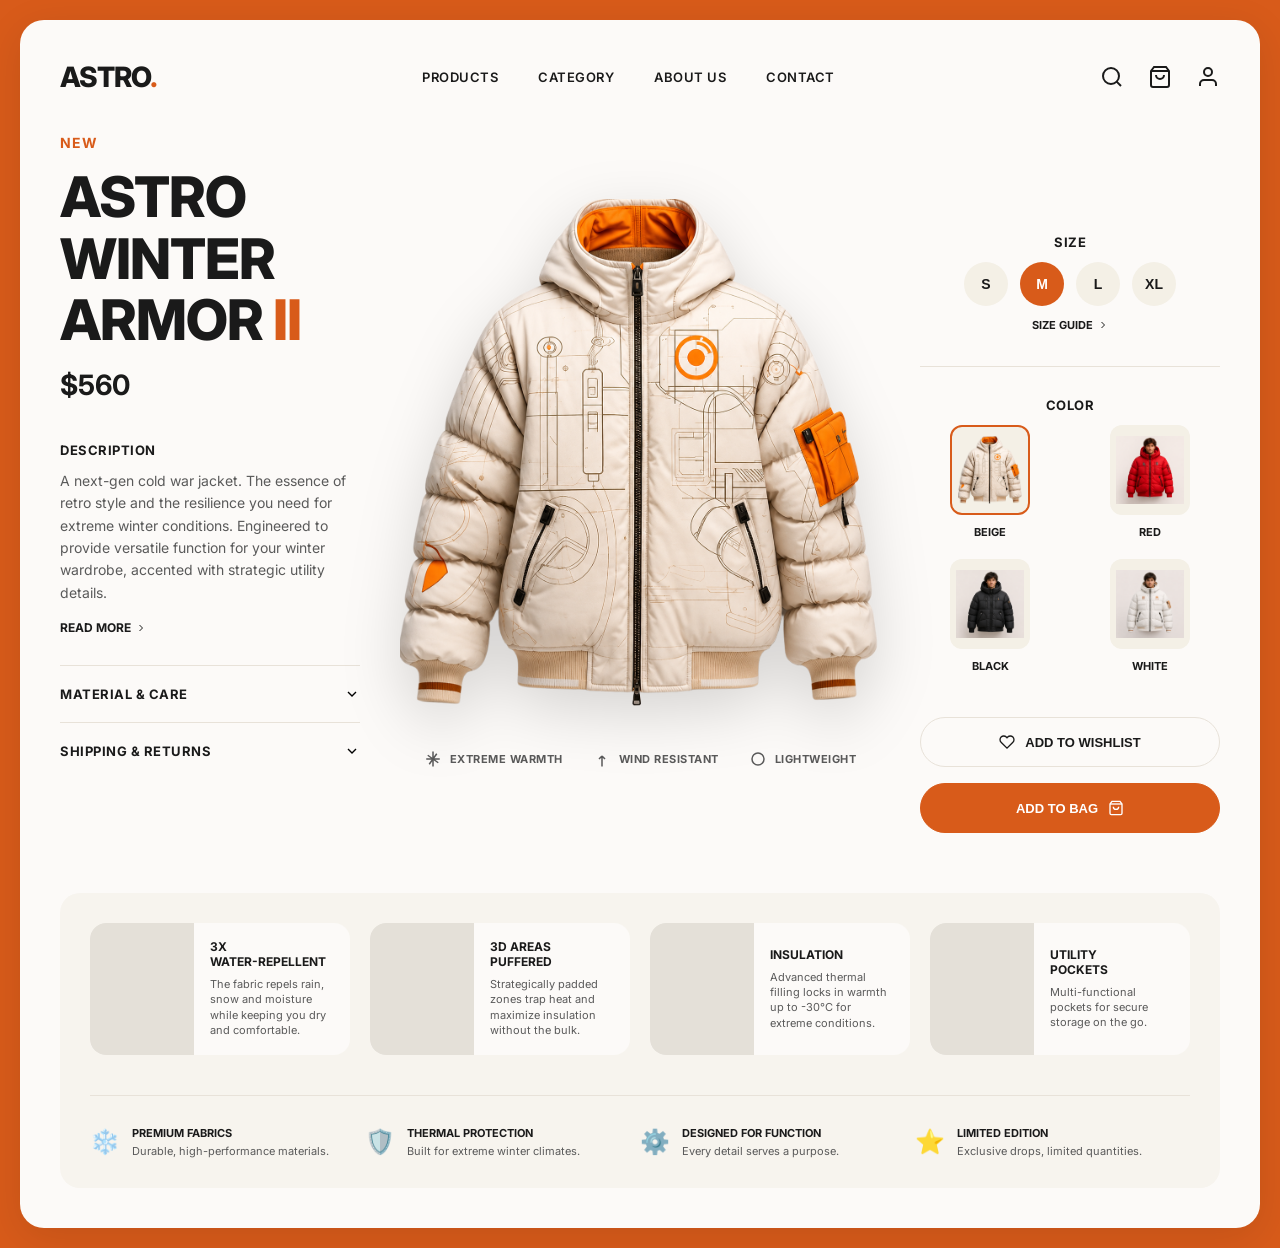
<file: UI/Astro/index.html>
<!DOCTYPE html>
<html lang="en">
<head>
    <meta charset="UTF-8">
    <meta name="viewport" content="width=device-width, initial-scale=1.0">
    <title>Astro Winter Armor II</title>
    <link href="https://fonts.googleapis.com/css2?family=Inter:wght@400;500;600;700;800&display=swap" rel="stylesheet">
    <link rel="stylesheet" href="style.css">
</head>
<body>
    <div class="app-wrapper">
        <nav>
            <div class="logo">
                <h1>ASTRO<span>.</span></h1>
            </div>
            <div class="menu">
                <a href="#">PRODUCTS</a>
                <a href="#">CATEGORY</a>
                <a href="#">ABOUT US</a>
                <a href="#">CONTACT</a>
            </div>
            <div class="nav-icons">
                <!-- Using inline SVG for accurate icons -->
                <svg width="24" height="24" viewBox="0 0 24 24" fill="none" stroke="currentColor" stroke-width="2"><circle cx="11" cy="11" r="8"/><path d="M21 21l-4.35-4.35"/></svg>
                <svg width="24" height="24" viewBox="0 0 24 24" fill="none" stroke="currentColor" stroke-width="2"><path d="M6 2L3 6v14a2 2 0 0 0 2 2h14a2 2 0 0 0 2-2V6l-3-4z"/><line x1="3" y1="6" x2="21" y2="6"/><path d="M16 10a4 4 0 0 1-8 0"/></svg>
                <svg width="24" height="24" viewBox="0 0 24 24" fill="none" stroke="currentColor" stroke-width="2"><path d="M20 21v-2a4 4 0 0 0-4-4H8a4 4 0 0 0-4 4v2"/><circle cx="12" cy="7" r="4"/></svg>
            </div>
        </nav>

        <main>
            <!-- LEFT COLUMN: Product Details -->
            <section class="product-info">
                <div class="badge-new">NEW</div>
                <h1 class="product-title">ASTRO<br>WINTER<br>ARMOR <span>II</span></h1>
                <p class="product-price">$560</p>
                
                <div class="description-section">
                    <h3>DESCRIPTION</h3>
                    <p class="desc-text">A next-gen cold war jacket. The essence of retro style and the resilience you need for extreme winter conditions. Engineered to provide versatile function for your winter wardrobe, accented with strategic utility details.</p>
                    <a href="#" class="read-more">READ MORE <svg width="12" height="12" viewBox="0 0 24 24" fill="none" stroke="currentColor" stroke-width="2"><path d="M9 18l6-6-6-6"/></svg></a>
                </div>

                <div class="accordion">
                    <div class="accordion-item">
                        <h3>MATERIAL & CARE</h3>
                        <svg width="16" height="16" viewBox="0 0 24 24" fill="none" stroke="currentColor" stroke-width="2"><path d="M6 9l6 6 6-6"/></svg>
                    </div>
                    <div class="accordion-item">
                        <h3>SHIPPING & RETURNS</h3>
                        <svg width="16" height="16" viewBox="0 0 24 24" fill="none" stroke="currentColor" stroke-width="2"><path d="M6 9l6 6 6-6"/></svg>
                    </div>
                </div>
            </section>

            <!-- CENTER COLUMN: Product Image -->
            <section class="product-showcase">
                <img src="assets/beige.png" alt="Main jacket" class="main-image">
                <div class="feature-tags">
                    <div class="tag">
                        <svg width="18" height="18" viewBox="0 0 24 24" fill="none" stroke="currentColor" stroke-width="2"><path d="M12 2v20M17 5l-10 14M21 12H3M19 17L5 7"/></svg>
                        EXTREME WARMTH
                    </div>
                    <div class="tag">
                        <svg width="18" height="18" viewBox="0 0 24 24" fill="none" stroke="currentColor" stroke-width="2"><path d="M12 22V8M12 8L8 12M12 8l4 4"/></svg>
                        WIND RESISTANT
                    </div>
                    <div class="tag">
                        <svg width="18" height="18" viewBox="0 0 24 24" fill="none" stroke="currentColor" stroke-width="2"><path d="M20 12c0 4.418-3.582 8-8 8s-8-3.582-8-8 3.582-8 8-8 8 3.582 8 8z"/></svg>
                        LIGHTWEIGHT
                    </div>
                </div>
            </section>

            <!-- RIGHT COLUMN: Actions -->
            <section class="product-actions">
                <div class="action-group">
                    <h3>SIZE</h3>
                    <div class="size-selector">
                        <button class="size-btn">S</button>
                        <button class="size-btn active">M</button>
                        <button class="size-btn">L</button>
                        <button class="size-btn">XL</button>
                    </div>
                    <a href="#" class="size-guide">SIZE GUIDE <svg width="12" height="12" viewBox="0 0 24 24" fill="none" stroke="currentColor" stroke-width="2"><path d="M9 18l6-6-6-6"/></svg></a>
                </div>

                <hr class="divider">

                <div class="action-group">
                    <h3>COLOR</h3>
                    <div class="color-grid">
                        <div class="color-option active">
                            <div class="color-thumb"><img src="assets/beige.png" alt="Beige"></div>
                            <p>BEIGE</p>
                        </div>
                        <div class="color-option">
                            <div class="color-thumb"><img src="assets/red.png" alt="Red"></div>
                            <p>RED</p>
                        </div>
                        <div class="color-option">
                            <div class="color-thumb"><img src="assets/black.png" alt="Black"></div>
                            <p>BLACK</p>
                        </div>
                        <div class="color-option">
                            <div class="color-thumb"><img src="assets/white.png" alt="White"></div>
                            <p>WHITE</p>
                        </div>
                    </div>
                </div>

                <div class="action-buttons">
                    <button class="btn-wishlist">
                        <svg width="16" height="16" viewBox="0 0 24 24" fill="none" stroke="currentColor" stroke-width="2"><path d="M20.84 4.61a5.5 5.5 0 0 0-7.78 0L12 5.67l-1.06-1.06a5.5 5.5 0 0 0-7.78 7.78l1.06 1.06L12 21.23l7.78-7.78 1.06-1.06a5.5 5.5 0 0 0 0-7.78z"/></svg>
                        ADD TO WISHLIST
                    </button>
                    <button class="btn-cart">
                        ADD TO BAG
                        <svg width="16" height="16" viewBox="0 0 24 24" fill="none" stroke="currentColor" stroke-width="2"><path d="M6 2L3 6v14a2 2 0 0 0 2 2h14a2 2 0 0 0 2-2V6l-3-4z"/><line x1="3" y1="6" x2="21" y2="6"/><path d="M16 10a4 4 0 0 1-8 0"/></svg>
                    </button>
                </div>
            </section>
        </main>

        <!-- BOTTOM SECTION: Details & Specs -->
        <section class="bottom-details">
            <div class="detail-cards">
                <div class="card">
                    <div class="card-img bg-gray"></div>
                    <div class="card-text">
                        <h4>3X<br>WATER-REPELLENT</h4>
                        <p>The fabric repels rain, snow and moisture while keeping you dry and comfortable.</p>
                    </div>
                </div>
                <div class="card">
                    <div class="card-img bg-gray"></div>
                    <div class="card-text">
                        <h4>3D AREAS<br>PUFFERED</h4>
                        <p>Strategically padded zones trap heat and maximize insulation without the bulk.</p>
                    </div>
                </div>
                <div class="card">
                    <div class="card-img bg-gray"></div>
                    <div class="card-text">
                        <h4>INSULATION</h4>
                        <p>Advanced thermal filling locks in warmth up to -30°C for extreme conditions.</p>
                    </div>
                </div>
                <div class="card">
                    <div class="card-img bg-gray"></div>
                    <div class="card-text">
                        <h4>UTILITY<br>POCKETS</h4>
                        <p>Multi-functional pockets for secure storage on the go.</p>
                    </div>
                </div>
            </div>

            <div class="spec-icons">
                <div class="spec">
                    <div class="spec-icon">❄️</div>
                    <div class="spec-info">
                        <h4>PREMIUM FABRICS</h4>
                        <p>Durable, high-performance materials.</p>
                    </div>
                </div>
                <div class="spec">
                    <div class="spec-icon">🛡️</div>
                    <div class="spec-info">
                        <h4>THERMAL PROTECTION</h4>
                        <p>Built for extreme winter climates.</p>
                    </div>
                </div>
                <div class="spec">
                    <div class="spec-icon">⚙️</div>
                    <div class="spec-info">
                        <h4>DESIGNED FOR FUNCTION</h4>
                        <p>Every detail serves a purpose.</p>
                    </div>
                </div>
                <div class="spec">
                    <div class="spec-icon">⭐</div>
                    <div class="spec-info">
                        <h4>LIMITED EDITION</h4>
                        <p>Exclusive drops, limited quantities.</p>
                    </div>
                </div>
            </div>
        </section>
    </div>
</body>
</html>
</file>
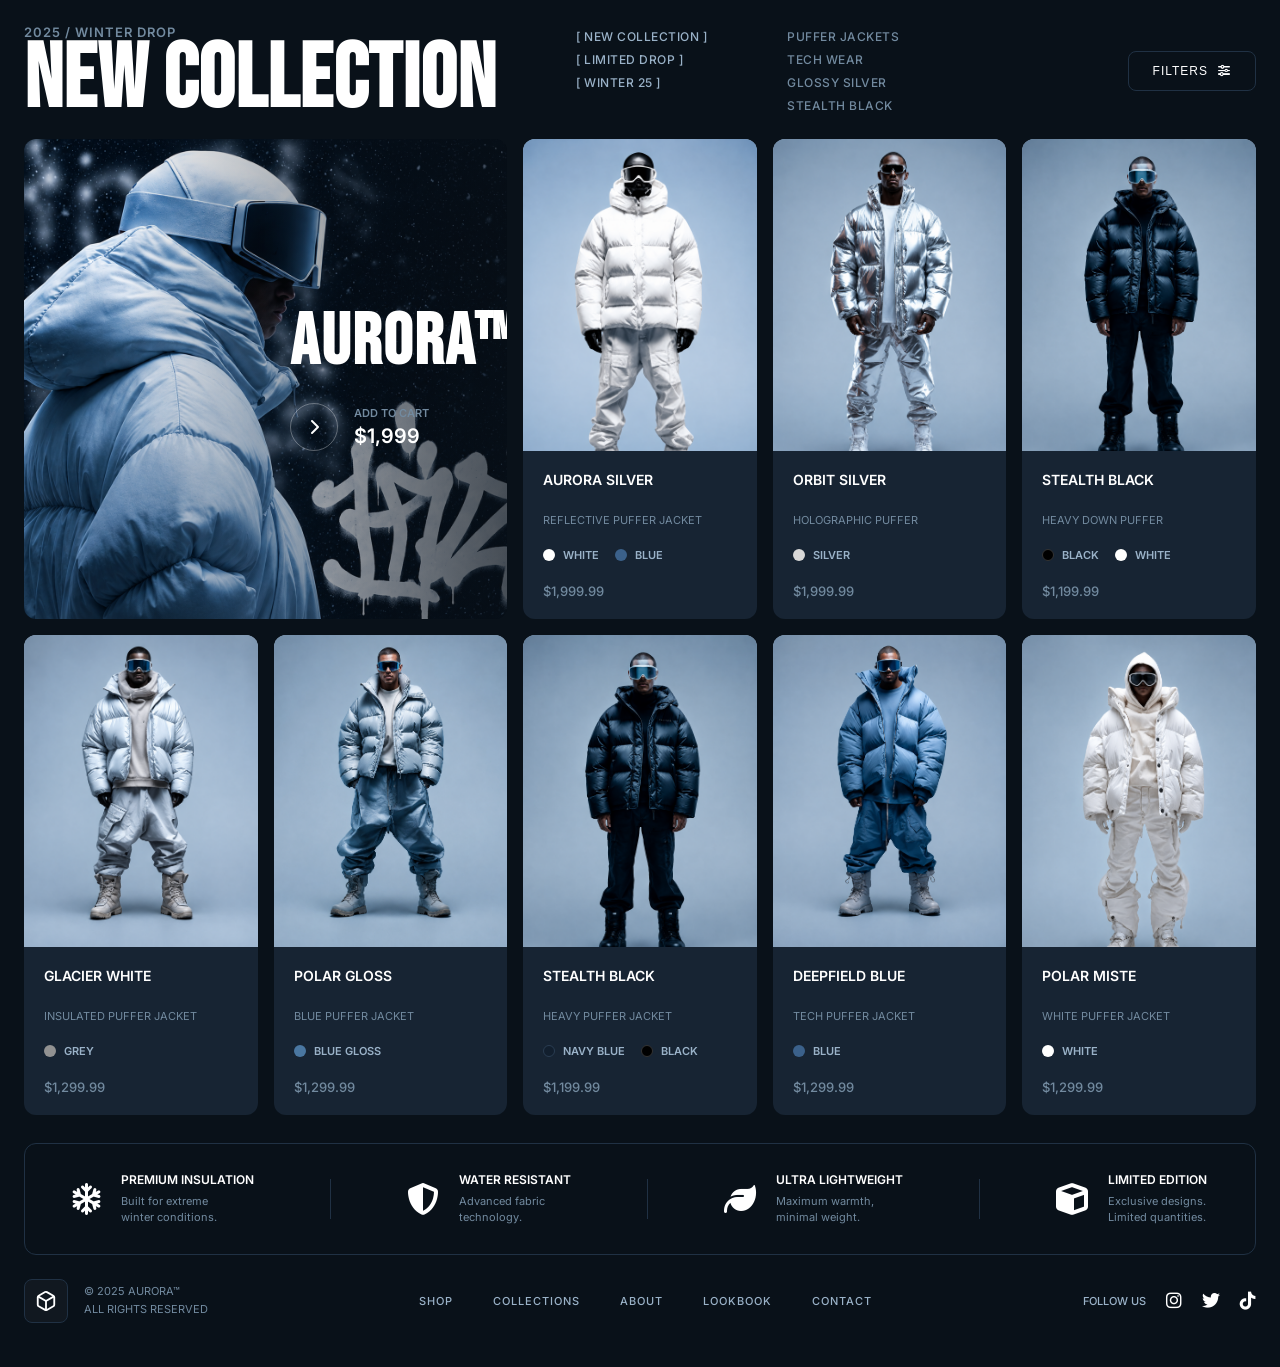
<file: UI/Aurora/index.html>
<!DOCTYPE html>
<html lang="en">
<head>
    <meta charset="UTF-8">
    <meta name="viewport" content="width=device-width, initial-scale=1.0">
    <title>Aurora</title>
    <link rel="preconnect" href="https://fonts.googleapis.com">
    <link rel="preconnect" href="https://fonts.gstatic.com" crossorigin>
    <link href="https://fonts.googleapis.com/css2?family=Bebas+Neue&family=Inter:wght@400;500;600&display=swap" rel="stylesheet">
    <link rel="stylesheet" href="https://cdnjs.cloudflare.com/ajax/libs/font-awesome/6.4.0/css/all.min.css">
    <link rel="stylesheet" href="style.css">
</head>
<body>
    <div class="wrapper">
        <nav>
            <div class="nav-left">
                <p class="drop-text">2025 / WINTER DROP</p>
                <h1>NEW COLLECTION</h1>
            </div>
            <div class="nav-links">
                <div class="col light-text">
                    <p>[ NEW COLLECTION ]</p>
                    <p>[ LIMITED DROP ]</p>
                    <p>[ WINTER 25 ]</p>
                </div>
                <div class="col gray-text">
                    <p>PUFFER JACKETS</p>
                    <p>TECH WEAR</p>
                    <p>GLOSSY SILVER</p>
                    <p>STEALTH BLACK</p>
                </div>
            </div>
            <div class="nav-right">
                <button class="filter">FILTERS <i class="fa-solid fa-sliders"></i></button>
            </div>
        </nav>

        <main>
            <div class="row">
                <div class="card large">
                    <img src="assets/auroraMain.png" alt="Main">
                    <div class="overlay">
                        <h2>AURORA&trade;</h2>
                        <div class="cart-btn-area">
                            <button><i class="fa-solid fa-chevron-right"></i></button>
                            <div class="price-text">
                                <span>ADD TO CART</span>
                                <strong>$1,999</strong>
                            </div>
                        </div>
                    </div>
                </div>
                <div class="card small">
                    <div class="img-wrap"><img src="assets/aurora silver.png" alt="Silver"></div>
                    <div class="details">
                        <h3>AURORA SILVER</h3>
                        <p class="sub">REFLECTIVE PUFFER JACKET</p>
                        <div class="colors">
                            <span><i class="dot white"></i> WHITE</span>
                            <span><i class="dot blue"></i> BLUE</span>
                        </div>
                        <p class="price">$1,999.99</p>
                    </div>
                </div>
                <div class="card small">
                    <div class="img-wrap"><img src="assets/orabit silver.png" alt="Orbit"></div>
                    <div class="details">
                        <h3>ORBIT SILVER</h3>
                        <p class="sub">HOLOGRAPHIC PUFFER</p>
                        <div class="colors">
                            <span><i class="dot silver"></i> SILVER</span>
                        </div>
                        <p class="price">$1,999.99</p>
                    </div>
                </div>
                <div class="card small">
                    <div class="img-wrap"><img src="assets/stealth black.png" alt="Black"></div>
                    <div class="details">
                        <h3>STEALTH BLACK</h3>
                        <p class="sub">HEAVY DOWN PUFFER</p>
                        <div class="colors">
                            <span><i class="dot black"></i> BLACK</span>
                            <span><i class="dot white"></i> WHITE</span>
                        </div>
                        <p class="price">$1,199.99</p>
                    </div>
                </div>
            </div>

            <div class="row">
                <div class="card small">
                    <div class="img-wrap"><img src="assets/glacier white.png" alt="Glacier"></div>
                    <div class="details">
                        <h3>GLACIER WHITE</h3>
                        <p class="sub">INSULATED PUFFER JACKET</p>
                        <div class="colors">
                            <span><i class="dot grey"></i> GREY</span>
                        </div>
                        <p class="price">$1,299.99</p>
                    </div>
                </div>
                <div class="card small">
                    <div class="img-wrap"><img src="assets/polar gloss.png" alt="Polar"></div>
                    <div class="details">
                        <h3>POLAR GLOSS</h3>
                        <p class="sub">BLUE PUFFER JACKET</p>
                        <div class="colors">
                            <span><i class="dot blue-gloss"></i> BLUE GLOSS</span>
                        </div>
                        <p class="price">$1,299.99</p>
                    </div>
                </div>
                <div class="card small">
                    <div class="img-wrap"><img src="assets/stealth black.png" alt="Stealth"></div>
                    <div class="details">
                        <h3>STEALTH BLACK</h3>
                        <p class="sub">HEAVY PUFFER JACKET</p>
                        <div class="colors">
                            <span><i class="dot navy"></i> NAVY BLUE</span>
                            <span><i class="dot black"></i> BLACK</span>
                        </div>
                        <p class="price">$1,199.99</p>
                    </div>
                </div>
                <div class="card small">
                    <div class="img-wrap"><img src="assets/deepfield blue.png" alt="Deepfield"></div>
                    <div class="details">
                        <h3>DEEPFIELD BLUE</h3>
                        <p class="sub">TECH PUFFER JACKET</p>
                        <div class="colors">
                            <span><i class="dot blue"></i> BLUE</span>
                        </div>
                        <p class="price">$1,299.99</p>
                    </div>
                </div>
                <div class="card small">
                    <div class="img-wrap"><img src="assets/polar miste.png" alt="Miste"></div>
                    <div class="details">
                        <h3>POLAR MISTE</h3>
                        <p class="sub">WHITE PUFFER JACKET</p>
                        <div class="colors">
                            <span><i class="dot white"></i> WHITE</span>
                        </div>
                        <p class="price">$1,299.99</p>
                    </div>
                </div>
            </div>
        </main>

        <footer>
            <div class="badges">
                <div class="badge">
                    <i class="fa-regular fa-snowflake"></i>
                    <div>
                        <h4>PREMIUM INSULATION</h4>
                        <p>Built for extreme<br>winter conditions.</p>
                    </div>
                </div>
                <div class="line"></div>
                <div class="badge">
                    <i class="fa-solid fa-shield-halved"></i>
                    <div>
                        <h4>WATER RESISTANT</h4>
                        <p>Advanced fabric<br>technology.</p>
                    </div>
                </div>
                <div class="line"></div>
                <div class="badge">
                    <i class="fa-solid fa-leaf"></i>
                    <div>
                        <h4>ULTRA LIGHTWEIGHT</h4>
                        <p>Maximum warmth,<br>minimal weight.</p>
                    </div>
                </div>
                <div class="line"></div>
                <div class="badge">
                    <i class="fa-solid fa-cube"></i>
                    <div>
                        <h4>LIMITED EDITION</h4>
                        <p>Exclusive designs.<br>Limited quantities.</p>
                    </div>
                </div>
            </div>

            <div class="bottom">
                <div class="brand">
                    <div class="logo">
                        <svg width="22" height="22" viewBox="0 0 24 24" fill="none" stroke="currentColor" stroke-width="2">
                            <path d="M21 16V8a2 2 0 0 0-1-1.73l-7-4a2 2 0 0 0-2 0l-7 4A2 2 0 0 0 3 8v8a2 2 0 0 0 1 1.73l7 4a2 2 0 0 0 2 0l7-4A2 2 0 0 0 21 16z"></path>
                            <polyline points="3.27 6.96 12 12.01 20.73 6.96"></polyline>
                            <line x1="12" y1="22.08" x2="12" y2="12"></line>
                        </svg>
                    </div>
                    <p>&copy; 2025 AURORA&trade;<br>ALL RIGHTS RESERVED</p>
                </div>
                <div class="links">
                    <a href="#">SHOP</a>
                    <a href="#">COLLECTIONS</a>
                    <a href="#">ABOUT</a>
                    <a href="#">LOOKBOOK</a>
                    <a href="#">CONTACT</a>
                </div>
                <div class="socials">
                    <p>FOLLOW US</p>
                    <a href="#"><i class="fa-brands fa-instagram"></i></a>
                    <a href="#"><i class="fa-brands fa-twitter"></i></a>
                    <a href="#"><i class="fa-brands fa-tiktok"></i></a>
                </div>
            </div>
        </footer>
    </div>
</body>
</html>
</file>
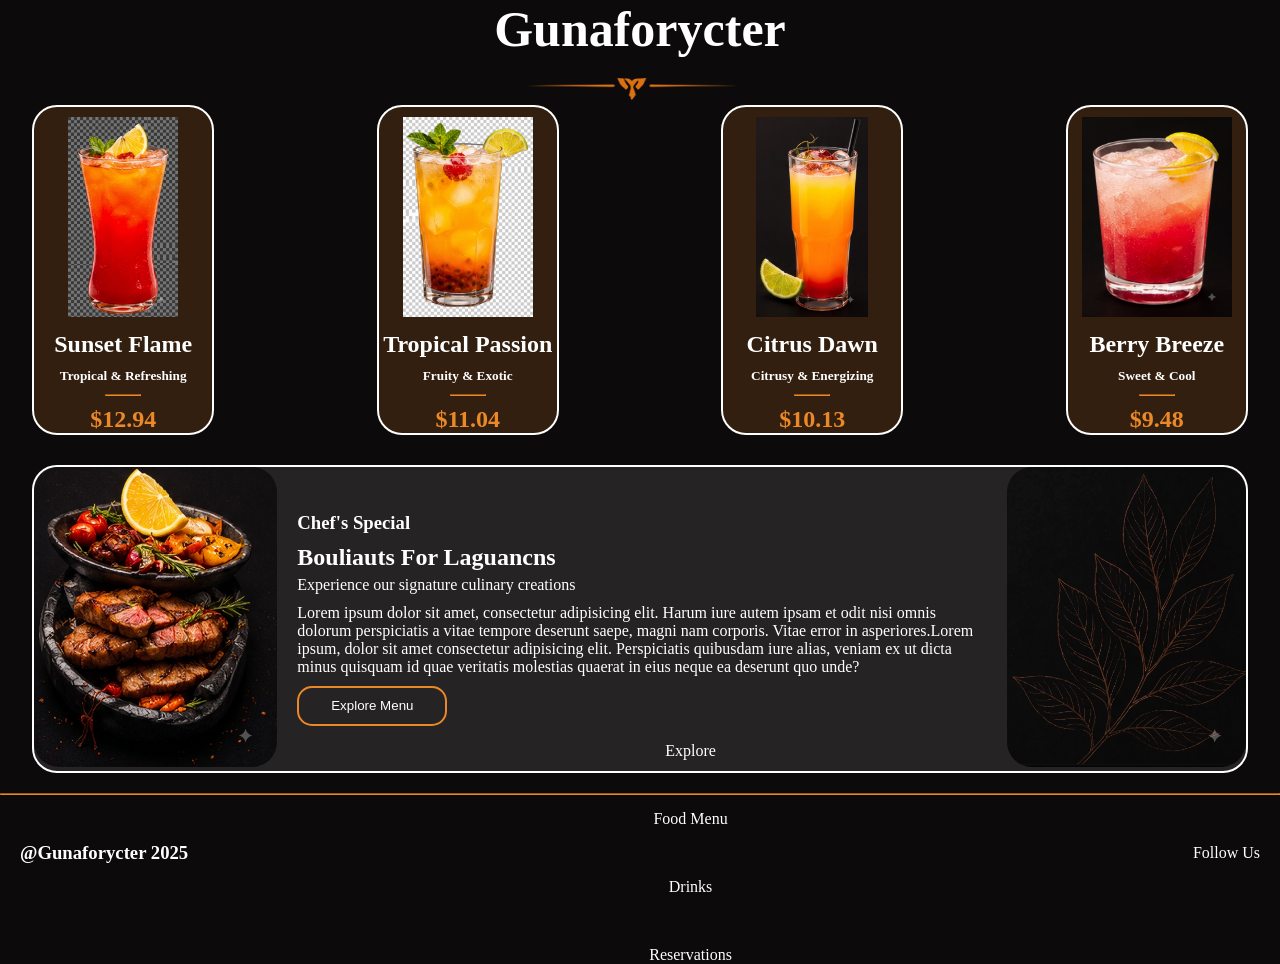
<file: UI/Gunaforycter/index.html>
<!DOCTYPE html>
<html lang="en">
<head>
    <meta charset="UTF-8">
    <meta name="viewport" content="width=device-width, initial-scale=1.0">
    <title>Gunaforycter</title>
    <link rel="stylesheet" href="style.css">
</head>
<body>
    <nav>
        <div class="logo">
            <h1>Gunaforycter</h1>
        </div>
        <div class="line">
            <img src="assets/Logo.png" alt="Graphics" height="50px">
        </div>
    </nav>

    <main>
        <div class="drink-collection">
            <div class="box">
                <div class="image">
                    <img src="assets/Drink 1.png" alt="Sunset flame" height="200px">
                </div>
                <div class="name">
                    <h2>Sunset Flame</h2>
                </div>
                <div class="description">
                    <h5>Tropical & Refreshing</h5>
                </div>
                <hr>
                <div class="price">
                    <h2>$12.94</h2>
                </div>
            </div>
            <div class="box">
                <div class="image">
                    <img src="assets/Drink 2.png" alt="Sunset flame" height="200px">
                </div>
                <div class="name">
                    <h2>Tropical Passion</h2>
                </div>
                <div class="description">
                    <h5>Fruity & Exotic</h5>
                </div>
                <hr>
                <div class="price">
                    <h2>$11.04</h2>
                </div>
            </div>
            <div class="box">
                <div class="image">
                    <img src="assets/Drink 3.png" alt="Sunset flame" height="200px">
                </div>
                <div class="name">
                    <h2>Citrus Dawn</h2>
                </div>
                <div class="description">
                    <h5>Citrusy & Energizing</h5>
                </div>
                <hr>
                <div class="price">
                    <h2>$10.13</h2>
                </div>
            </div>
            <div class="box">
                <div class="image">
                    <img src="assets/Drink 4.png" alt="Sunset flame" height="200px">
                </div>
                <div class="name">
                    <h2>Berry Breeze</h2>
                </div>
                <div class="description">
                    <h5>Sweet & Cool</h5>
                </div>
                <hr>
                <div class="price">
                    <h2>$9.48</h2>
                </div>
            </div>
        </div>
        <div class="special">
            <div class="sizzling">
                <img src="assets/Sizzling.png" alt="Sizzling" height="300px">
            </div>
            <div class="text">
                <div class="chef">
                    <h3>Chef's Special</h3>
                </div>
                <div class="sizzling-name">
                    <h2>Bouliauts For Laguancns</h2>
                </div>
                <div class="short-info">
                    <p>Experience our signature culinary creations</p>
                </div>
                <div class="info">
                    <p>Lorem ipsum dolor sit amet, consectetur adipisicing elit. Harum iure autem ipsam et odit nisi omnis dolorum perspiciatis a vitae tempore deserunt saepe, magni nam corporis. Vitae error in asperiores.Lorem ipsum, dolor sit amet consectetur adipisicing elit. Perspiciatis quibusdam iure alias, veniam ex ut dicta minus quisquam id quae veritatis molestias quaerat in eius neque ea deserunt quo unde?</p>
                </div>
                <div class="btn">
                    <button>Explore Menu</button>
                </div>
            </div>
            <div class="graphic">
                <img src="assets/Leaf.png" alt="Graphics" height="300px">
            </div>
        </div>
        <hr>
    </main>

    <footer>
        <div class="company-name">
            <h3>@Gunaforycter 2025</h3>
        </div>
        <div class="menu">
            <nav>
                <ul>
                    <li><a href="#">Explore</a></li>
                    <li><a href="#">Food Menu</a></li>
                    <li><a href="#">Drinks</a></li>
                    <li><a href="#">Reservations</a></li>
                </ul>
            </nav>
        </div>
        <div class="socail">
            <div class="follow">
                <p>Follow Us</p>
            </div>
        </div>
    </footer>
</body>
</html>
</file>
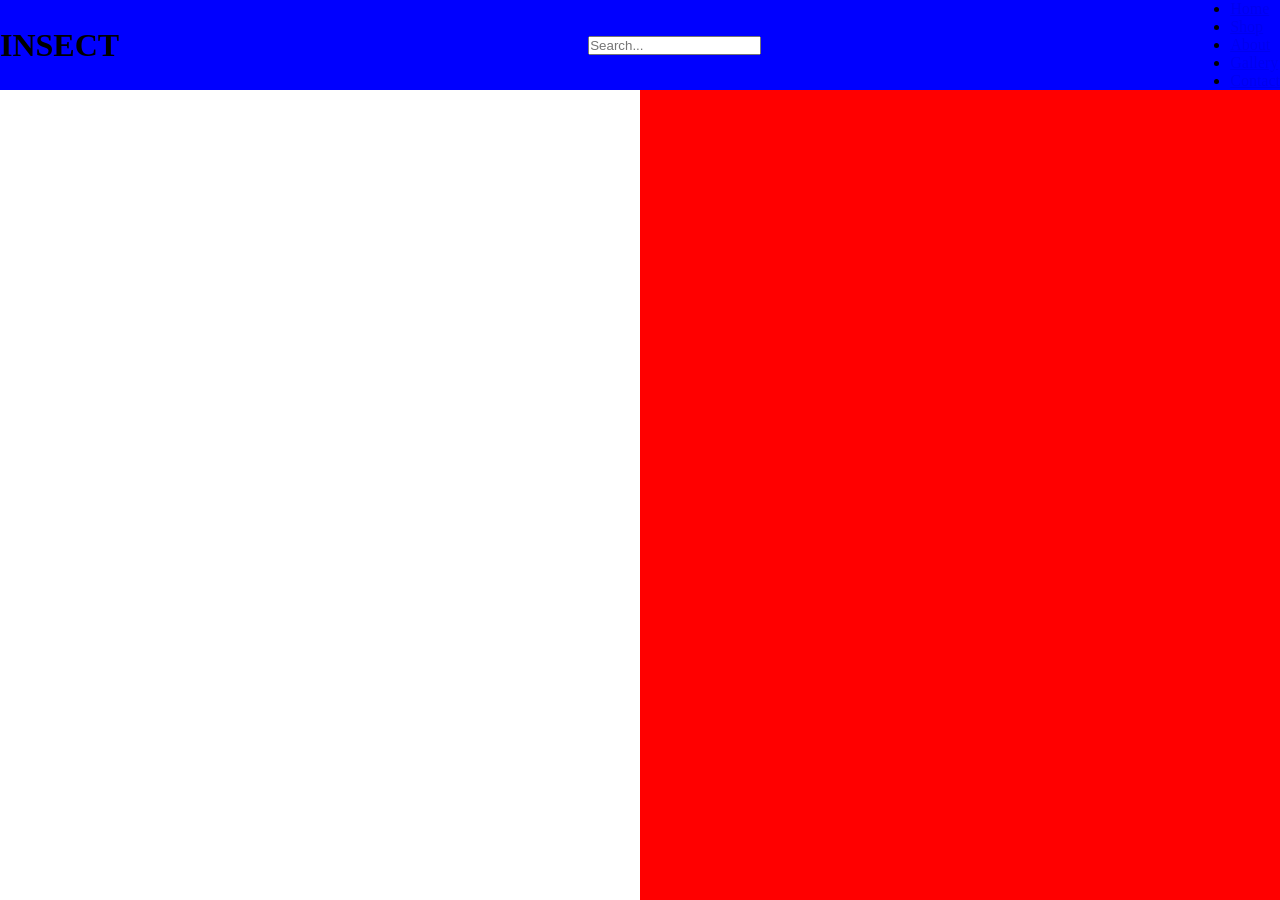
<file: UI/Insect/index.html>
<!DOCTYPE html>
<html lang="en">
<head>
    <meta charset="UTF-8">
    <meta name="viewport" content="width=device-width, initial-scale=1.0">
    <title>Insect</title>
    <link rel="stylesheet" href="style.css">
</head>
<body>
    <header>
        <h1>INSECT</h1>
        <input type="search" placeholder="Search...">
        <ul>
            <li><a href="#">Home</a></li>
            <li><a href="#">Shop</a></li>
            <li><a href="#">About</a></li>
            <li><a href="#">Gallery</a></li>
            <li><a href="#">Contact</a></li>
        </ul>
    </header>
</body>
</html>
</file>
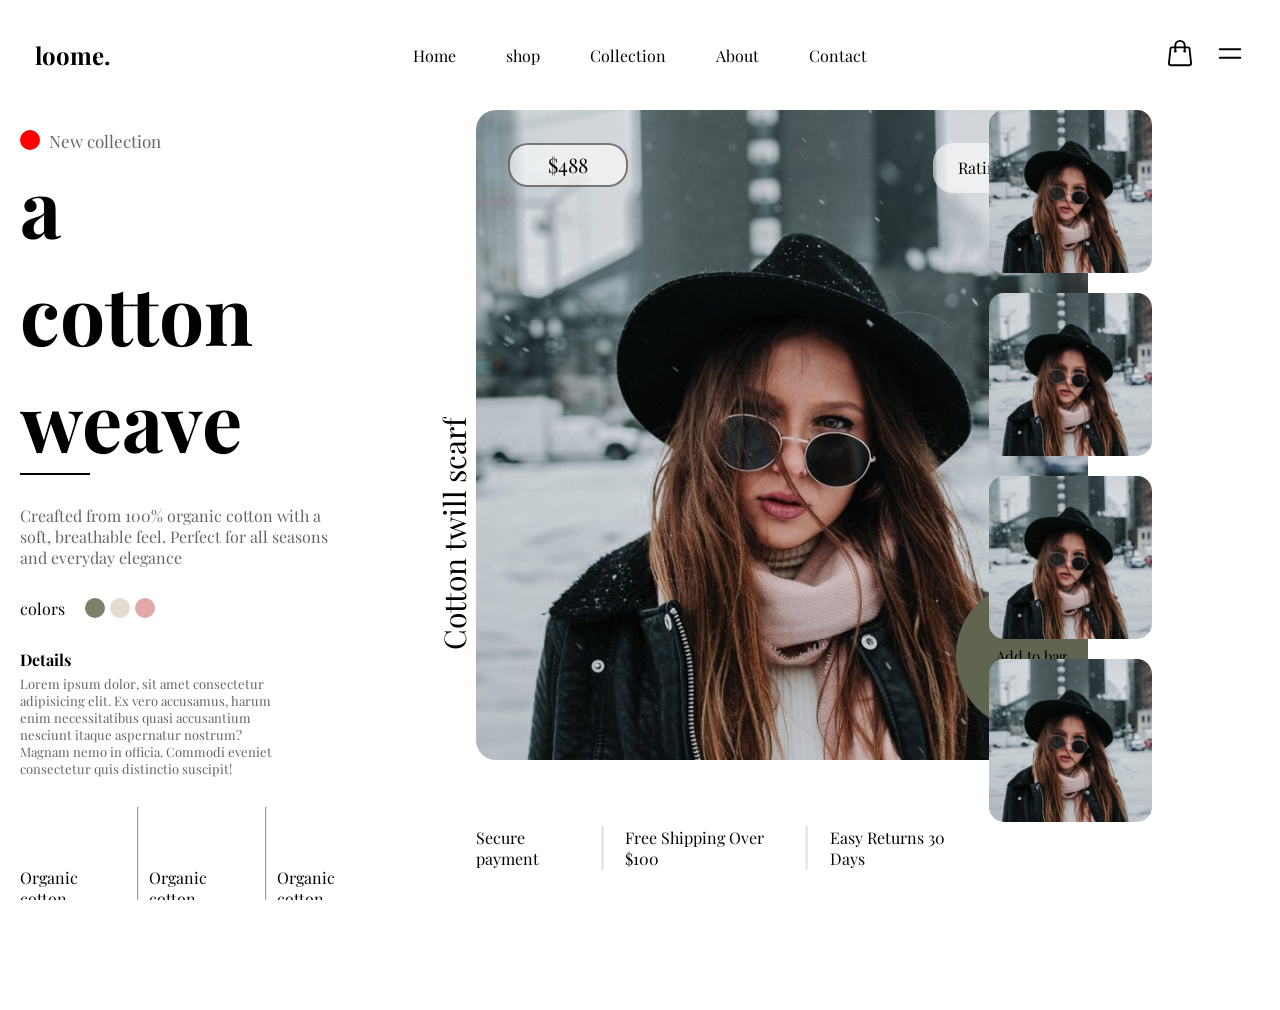
<file: UI/Loome/index.html>
<!doctype html>
<html lang="en">

<head>
    <meta charset="UTF-8" />
    <meta name="viewport" content="width=device-width, initial-scale=1.0" />
    <title>Loome</title>
    <link rel="stylesheet" href="style.css" />
</head>

<body>
    <nav>
        <div class="home">
            <h1>loome.</h1>
        </div>
        <div class="menu">
            <ul>
                <li><a href="#">Home</a></li>
                <li><a href="#">shop</a></li>
                <li><a href="#">Collection</a></li>
                <li><a href="#">About</a></li>
                <li><a href="#">Contact</a></li>
            </ul>
        </div>
        <div class="icon">
            <div class="box">
                <svg xmlns="http://www.w3.org/2000/svg" fill="none" viewBox="0 0 24 24" stroke-width="1.5"
                    stroke="currentColor" class="size-6">
                    <path stroke-linecap="round" stroke-linejoin="round"
                        d="M15.75 10.5V6a3.75 3.75 0 1 0-7.5 0v4.5m11.356-1.993 1.263 12c.07.665-.45 1.243-1.119 1.243H4.25a1.125 1.125 0 0 1-1.12-1.243l1.264-12A1.125 1.125 0 0 1 5.513 7.5h12.974c.576 0 1.059.435 1.119 1.007ZM8.625 10.5a.375.375 0 1 1-.75 0 .375.375 0 0 1 .75 0Zm7.5 0a.375.375 0 1 1-.75 0 .375.375 0 0 1 .75 0Z" />
                </svg>

            </div>
            <div class="box">
                <svg xmlns="http://www.w3.org/2000/svg" fill="none" viewBox="0 0 24 24" stroke-width="1.5"
                    stroke="currentColor" class="size-6">
                    <path stroke-linecap="round" stroke-linejoin="round" d="M3.75 9h16.5m-16.5 6.75h16.5" />
                </svg>
            </div>
        </div>
    </nav>
    <main>
        <div class="left">
            <div class="first">
                <div class="leaf-icon"> </div>
                <div class="text">
                    <p>New collection</p>
                </div>
            </div>
            <div class="sec">
                <div class="heading">
                    <h1>a cotton weave</h1>
                </div>
            </div>
            <div class="third">
                <hr>
            </div>
            <div class="fourth">
                <div class="para">
                    <p>
                        Creafted from 100% organic cotton with a soft, breathable feel. Perfect for all seasons and
                        everyday elegance
                    </p>
                </div>
            </div>
            <div class="fifth">
                <div class="name">
                    <p>colors</p>
                </div>
                <div class="colors">
                    <div></div>
                    <div></div>
                    <div></div>
                </div>
            </div>
            <div class="sixth">
                <div class="detail">
                    <h4>Details</h4>
                </div>
                <div class="small-para">
                    <p>Lorem ipsum dolor, sit amet consectetur adipisicing elit. Ex vero accusamus, harum enim
                        necessitatibus quasi accusantium nesciunt itaque aspernatur nostrum? Magnam nemo in officia.
                        Commodi eveniet consectetur quis distinctio suscipit!</p>
                </div>
            </div>
            <div class="seventh">
                <div class="oc-icon">
                    <div class="circle">
                        <i></i>
                    </div>
                    <div class="icon-name">
                        <p>Organic cotton</p>
                    </div>
                </div>
                <hr>
                <div class="oc-icon">
                    <div class="circle">
                        <i></i>
                    </div>
                    <div class="icon-name">
                        <p>Organic cotton</p>
                    </div>
                </div>
                <hr>
                <div class="oc-icon">
                    <div class="circle">
                        <i></i>
                    </div>
                    <div class="icon-name">
                        <p>Organic cotton</p>
                    </div>
                </div>
            </div>
        </div>
        <div class="center">
            <div class="center-name">
                <div class="naam">
                    <p>
                        Cotton twill scarf
                    </p>
                </div>
            </div>
            <div class="center-img">
                <div class="big-image">
                    <img src="assets/girl.jpg" alt="Girl" height="650px">
                </div>
                <div class="price">
                    <p>$488</p>
                </div>
                <div class="rating">
                    <p>Rating <span>⭐⭐⭐⭐⭐</span></p>
                </div>
                <div class="add-cart">
                    <p>Add to bag</p>
                </div>
            </div>
            <div class="bottom-box">
                <div class="box1">
                    <div class="box-icon"></div>
                    <div class="name-icon"><p>Secure payment</p></div>
                </div>
                <hr>
                <div class="box1">
                    <div class="box-icon"></div>
                    <div class="name-icon"><p>Free Shipping Over $100</p></div>
                </div>
                <hr>
                <div class="box1">
                    <div class="box-icon"></div>
                    <div class="name-icon"><p>Easy Returns 30 Days</p></div>
                </div>
            </div>
        </div>
        <div class="right">
            <div class="collect">
                <img src="assets/girl.jpg" alt="Girl" height="163px">
                <img src="assets/girl.jpg" alt="Girl" height="163px">
                <img src="assets/girl.jpg" alt="Girl" height="163px">
                <img src="assets/girl.jpg" alt="Girl" height="163px">
            </div>
        </div>
    </main>
</body>

</html>
</file>
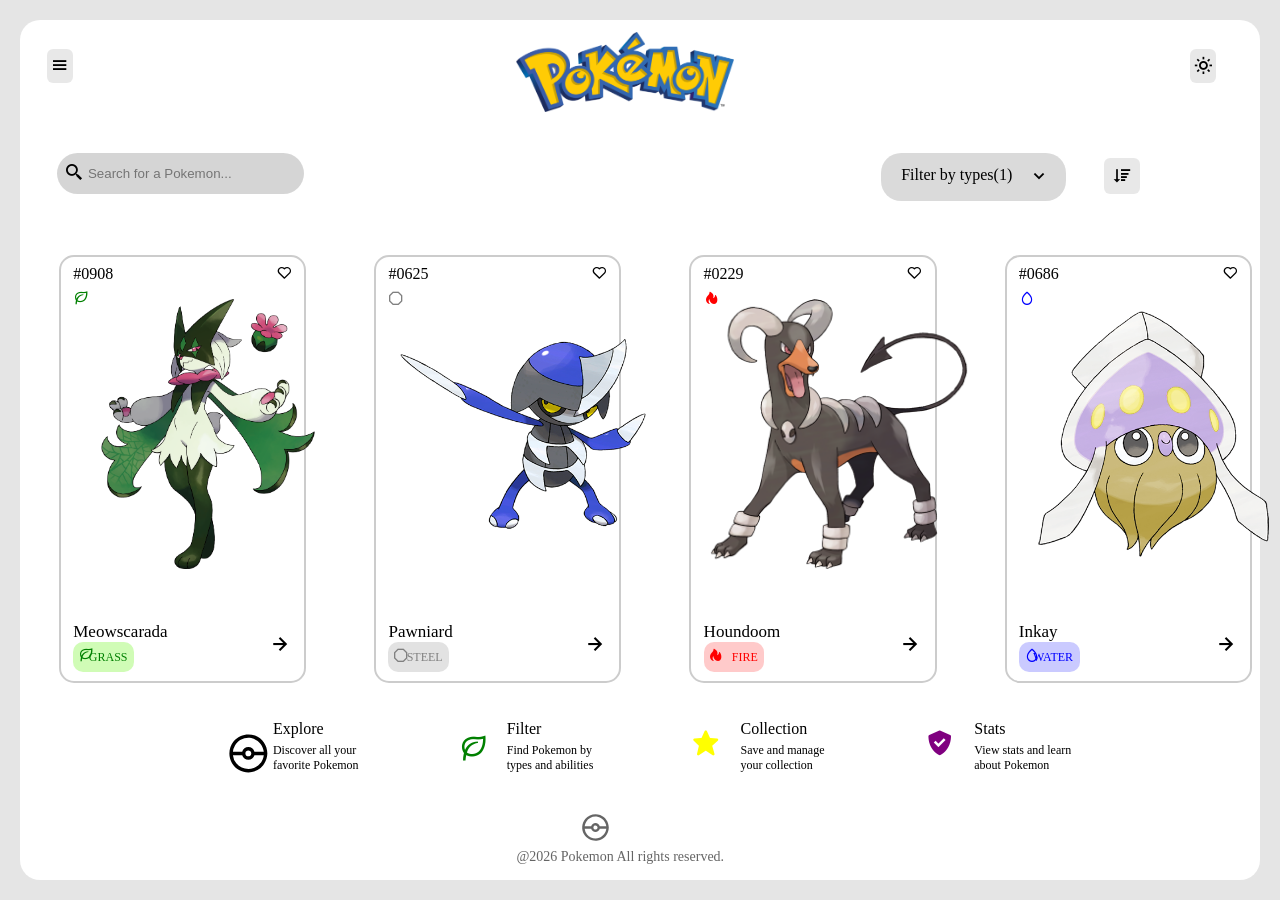
<file: UI/Pokemon Card/index.html>
<!DOCTYPE html>
<html lang="en">
<head>
    <meta charset="UTF-8">
    <meta name="viewport" content="width=device-width, initial-scale=1.0">
    <title>Pokemon Card</title>
    <link href='https://unpkg.com/boxicons@2.1.4/css/boxicons.min.css' rel='stylesheet'>
    <link rel="stylesheet" href="style.css">
</head>
<body>
    <main>
        <div class="nav">
            <div class="menu">
                <div class="box">
                    <i class='bx bx-menu'></i>    
                </div>
            </div>
            <div class="logo">
                <div class="image">
                    <img src="./assets/pokemon-seeklogo.png" alt="">
                </div>
            </div>
            <div class="dark">
                <div class="box">
                    <i class='bx bx-sun' style='color:black' ></i>
                </div>
            </div>
        </div>
        <div class="sec-nav">
            <div class="search">
                <div class="inp">
                    <input type="search" placeholder="Search for a Pokemon...">
                </div>
                <div class="search-icon">
                    <i class='bx bx-search-alt-2' style='color:black' ></i>
                </div>
            </div>
            <div class="filter-sec">
                <div class="filter">
                    <div class="txt">
                        <p>Filter by types(1)</p>
                    </div>
                    <div class="filter-icon">
                        <i class='bx bx-chevron-down'></i>
                    </div>
                </div>
                <div class="sort">
                    <div class="sort-icon">
                        <i class='bx bx-sort-down' style='color:black' ></i>
                    </div>
                </div>
            </div>
        </div>
        <div class="card">
            <div class="card-1">
                <div class="card-num">
                    <p>#0908</p>
                </div>
                <div class="type-logo">
                    <i class='bx bx-leaf' style='color:green' ></i>
                </div>
                <div class="pokemon">
                    <img src="./assets/Meowscarada.png" alt="Meowscarada" height="270">
                </div>
                <div class="fav">
                    <i class='bx bx-heart' style='color:black' ></i>
                </div>
                <div class="pokemon-name">
                    <p>Meowscarada</p>
                </div>
                <div class="type-name" style="background-color: rgba(95, 244, 9, 0.293);">
                    <div class="type">
                        <i class='bx bx-leaf' style='color:green' ></i>
                    </div>
                    <div class="type-icon">
                        <p style="font-size: 12px; color: green;">GRASS</p>
                    </div>
                </div>
                <div class="next">
                    <i class='bx bx-right-arrow-alt' style='color:black; font-size: 25px;' ></i>
                </div>
            </div>
            <div class="card-1">
                <div class="card-num">
                    <p>#0625</p>
                </div>
                <div class="type-logo">
                    <i class='bx bx-polygon' style="color: gray;"></i>
                </div>
                <div class="pokemon">
                    <img src="./assets/Pawniard.png" alt="Pawniard" height="270">
                </div>
                <div class="fav">
                    <i class='bx bx-heart' style='color:black' ></i>
                </div>
                <div class="pokemon-name">
                    <p>Pawniard</p>
                </div>
                <div class="type-name" style="background-color: rgba(128, 128, 128, 0.232);">
                    <div class="type">
                        <i class='bx bx-polygon' style="color: gray;"></i>
                    </div>
                    <div class="type-icon">
                        <p style="font-size: 12px; color: gray;">STEEL</p>
                    </div>
                </div>
                <div class="next">
                    <i class='bx bx-right-arrow-alt' style='color:black; font-size: 25px;' ></i>
                </div>
            </div>
            <div class="card-1">
                <div class="card-num">
                    <p>#0229</p>
                </div>
                <div class="type-logo">
                    <i class='bx bxs-hot' style='color:red' ></i>
                </div>
                <div class="pokemon">
                    <img src="./assets/Houndoom.png" alt="Houndoom" height="270">
                </div>
                <div class="fav">
                    <i class='bx bx-heart' style='color:black' ></i>
                </div>
                <div class="pokemon-name">
                    <p>Houndoom</p>
                </div>
                <div class="type-name" style="background-color: rgba(255, 0, 0, 0.207);">
                    <div class="type">
                        <i class='bx bxs-hot' style='color:red' ></i>
                    </div>
                    <div class="type-icon">
                        <p style="font-size: 12px; color: red;">FIRE</p>
                    </div>
                </div>
                <div class="next">
                    <i class='bx bx-right-arrow-alt' style='color:black; font-size: 25px;' ></i>
                </div>
            </div>
            <div class="card-1">
                <div class="card-num">
                    <p>#0686</p>
                </div>
                <div class="type-logo">
                    <i class='bx bx-droplet' style='color:blue' ></i>
                </div>
                <div class="pokemon">
                    <img src="./assets/shiny inkey.png" alt="Inkay" height="270">
                </div>
                <div class="fav">
                    <i class='bx bx-heart' style='color:black' ></i>
                </div>
                <div class="pokemon-name">
                    <p>Inkay</p>
                </div>
                <div class="type-name" style="background-color: rgba(0, 0, 255, 0.207);">
                    <div class="type">
                    <i class='bx bx-droplet' style='color:blue' ></i>
                    </div>
                    <div class="type-icon">
                        <p style="font-size: 12px; color: blue;">WATER</p>
                    </div>
                </div>
                <div class="next">
                    <i class='bx bx-right-arrow-alt' style='color:black; font-size: 25px;' ></i>
                </div>
            </div>            
        </div>
        <div class="footer">
            <div class="footbox">
                <div class="box-icon">
                    <img src="./assets/pokeball-pokemon-catch-svgrepo-com.svg" alt="Logo" style="color: black; height: 50px;">
                </div>
                <div class="title">
                    <p>Explore</p>
                </div>
                <div class="para">
                    <p style="font-size: 12px;">Discover all your favorite Pokemon</p>
                </div>
            </div>
            <div class="footbox">
                <div class="box-icon">
                    <i class='bx bx-leaf' style='color:green; font-size: 30px; margin-top: 5px;' ></i>
                </div>
                <div class="title">
                    <p>Filter</p>
                </div>
                <div class="para">
                    <p style="font-size: 12px;">Find Pokemon by types and abilities</p>
                </div>
            </div>
            <div class="footbox">
                <div class="box-icon">
                    <i class='bx bxs-star' style='color:yellow; font-size: 30px;' ></i>
                </div>
                <div class="title">
                    <p>Collection</p>
                </div>
                <div class="para">
                    <p style="font-size: 12px;">Save and manage your collection</p>
                </div>
            </div>
            <div class="footbox">
                <div class="box-icon">
                    <i class='bx bxs-check-shield' style='color:purple; font-size: 30px;' ></i>
                </div>
                <div class="title">
                    <p>Stats</p>
                </div>
                <div class="para">
                    <p style="font-size: 12px;">View stats and learn about Pokemon</p>
                </div>
            </div>
        </div>
        <div class="sec-footer">
            <div class="svg">
                <img src="assets/pokeball-pokemon-catch-svgrepo-com.svg" alt="Logo" style="height: 35px;">
            </div>
            <div class="svg-txt">
                <p>@2026 Pokemon All rights reserved.</p>
            </div>
        </div>
    </main>
</body>
</html>
</file>
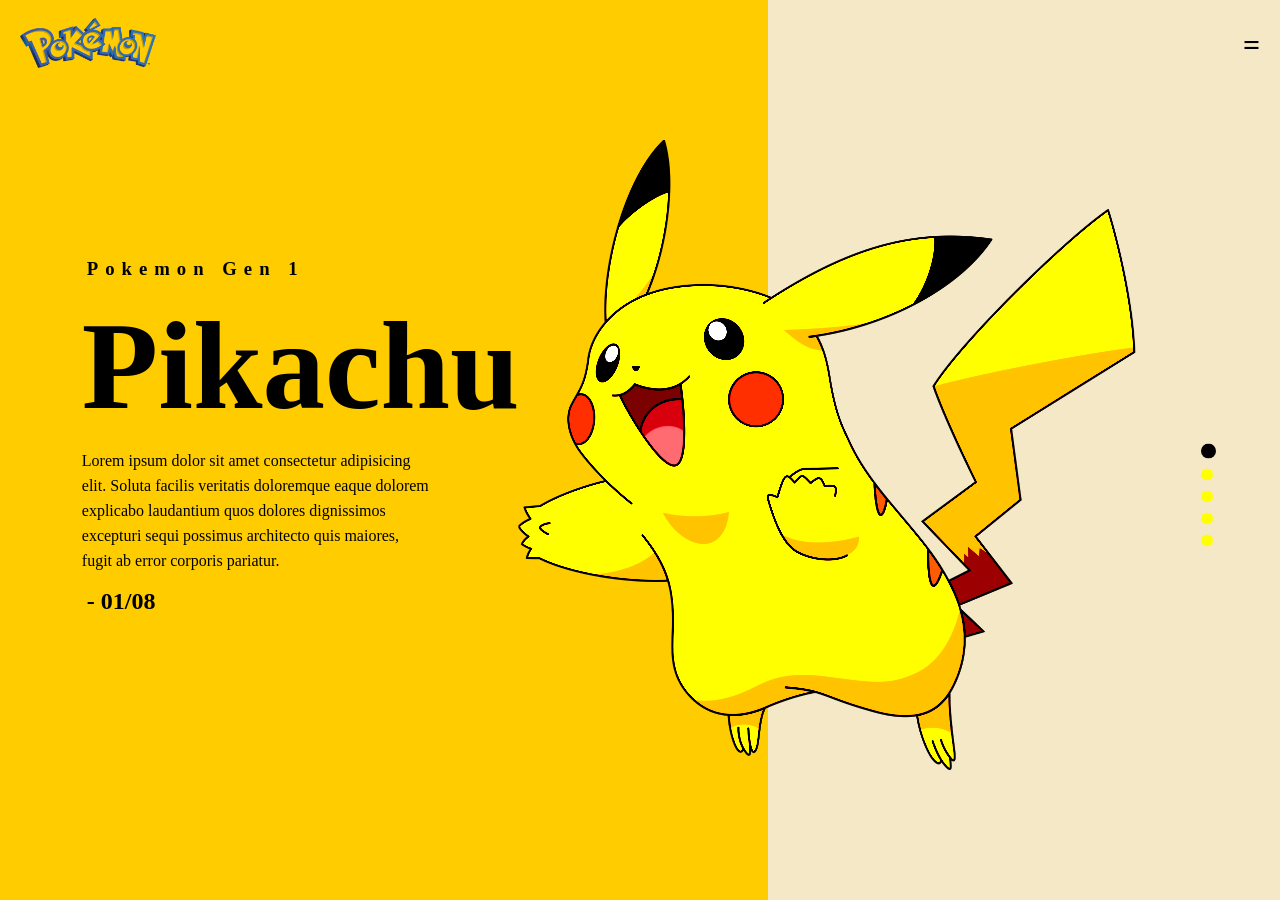
<file: UI/Pokemon/index.html>
<!DOCTYPE html>
<html lang="en">
<head>
    <meta charset="UTF-8">
    <meta name="viewport" content="width=device-width, initial-scale=1.0">
    <title>Pokemon</title>
    <link rel="stylesheet" href="style.css">
</head>
<body>
    <main>
        <div class="head">
            <div class="logo"><img src="Resource/pokemon-seeklogo.png" alt="Pokemon Logo" height="50"></div>
            <div class="burger-menu">
                <div>=</div>
            </div>
        </div>
        
        <div class="main">
            <div class="text">
                <div class="gen">
                    <h3>Pokemon Gen 1</h3>
                </div>
                <div class="name">
                    <h1>Pikachu</h1>
                </div>
                <div class="para">
                    <p>
                        Lorem ipsum dolor sit amet consectetur adipisicing elit. Soluta facilis veritatis doloremque eaque dolorem explicabo laudantium quos dolores dignissimos excepturi sequi possimus architecto quis maiores, fugit ab error corporis pariatur.
                    </p>
                </div>
                <div class="num">
                    <h2>- 01/08</h2>
                </div>
            </div>
        </div>
        <div class="image">
            <img src="./Resource/pngwing.com.png" alt="Pokemon">
        </div>
        <div class="circle">
            <div></div>
            <div></div>
            <div></div>
            <div></div>
            <div></div>
        </div>
    </main>
</body>
</html>
</file>
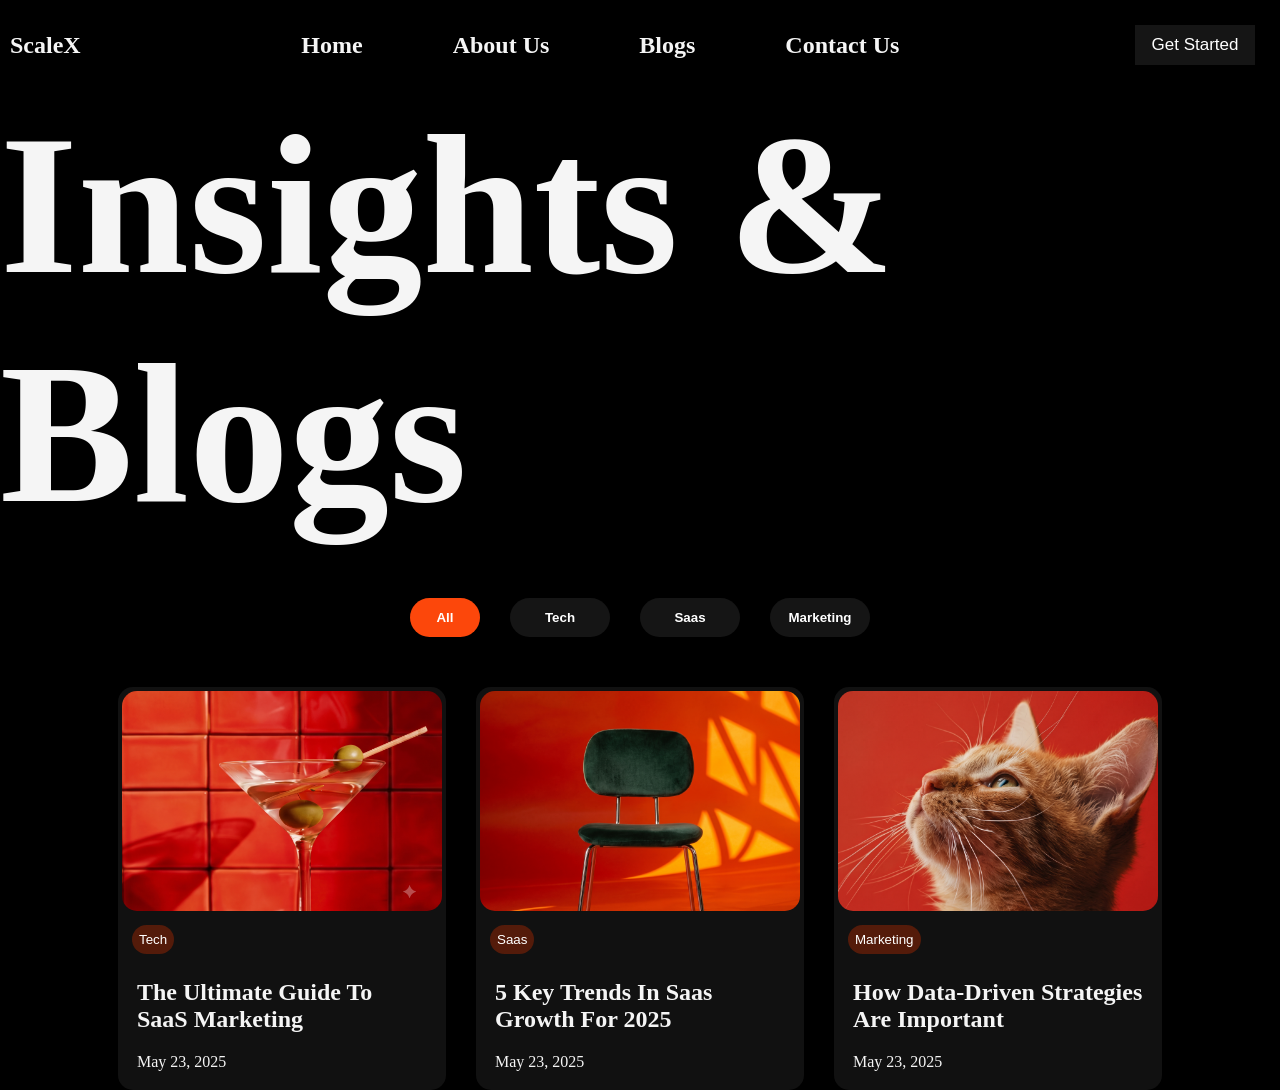
<file: UI/ScaleX/index.html>
<!DOCTYPE html>
<html lang="en">
<head>
    <meta charset="UTF-8">
    <meta name="viewport" content="width=device-width, initial-scale=1.0">
    <title>ScaleX</title>
    <link rel="stylesheet" href="style.css">
</head>
<body>
    <nav>
        <div class="logo">
            <h1>ScaleX</h1>
        </div>
        <div class="menu">
            <h2>Home</h2>
            <h2>About Us</h2>
            <h2>Blogs</h2>
            <h2>Contact Us</h2>
        </div>
        <div class="btn">
            <button>Get Started</button>
        </div>
    </nav>
    <main>
        <div class="heading">
            <h1>Insights & Blogs</h1>
        </div>
        <div class="capsule">
            <button>All</button>
            <button>Tech</button>
            <button>Saas</button>
            <button>Marketing</button>
        </div>
        <div class="image-collection">
            <div class="box">
                <div class="image">
                    <img src="assets/drink glass.png" alt="Drinking glass"4>
                </div>
                <div class="info">
                    <button>Tech</button>
                </div>
                <div class="intro">
                    <h2>The Ultimate Guide To SaaS Marketing</h2>
                </div>
                <div class="date">
                    <p>May 23, 2025</p>
                </div>
            </div>
            <div class="box">
                <div class="image">
                    <img src="assets/chair.png" alt="chair">
                </div>
                <div class="info">
                    <button>Saas</button>
                </div>
                <div class="intro">
                    <h2>5 Key Trends In Saas Growth For 2025</h2>
                </div>
                <div class="date">
                    <p>May 23, 2025</p>
                </div>
            </div>
            <div class="box">
                <div class="image">
                    <img src="assets/cat.png" alt="cat">
                </div>
                <div class="info">
                    <button>Marketing</button>
                </div>
                <div class="intro">
                    <h2>How Data-Driven Strategies Are Important</h2>
                </div>
                <div class="date">
                    <p>May 23, 2025</p>
                </div>
            </div>
        </div>
    </main>
</body>
</html>
</file>
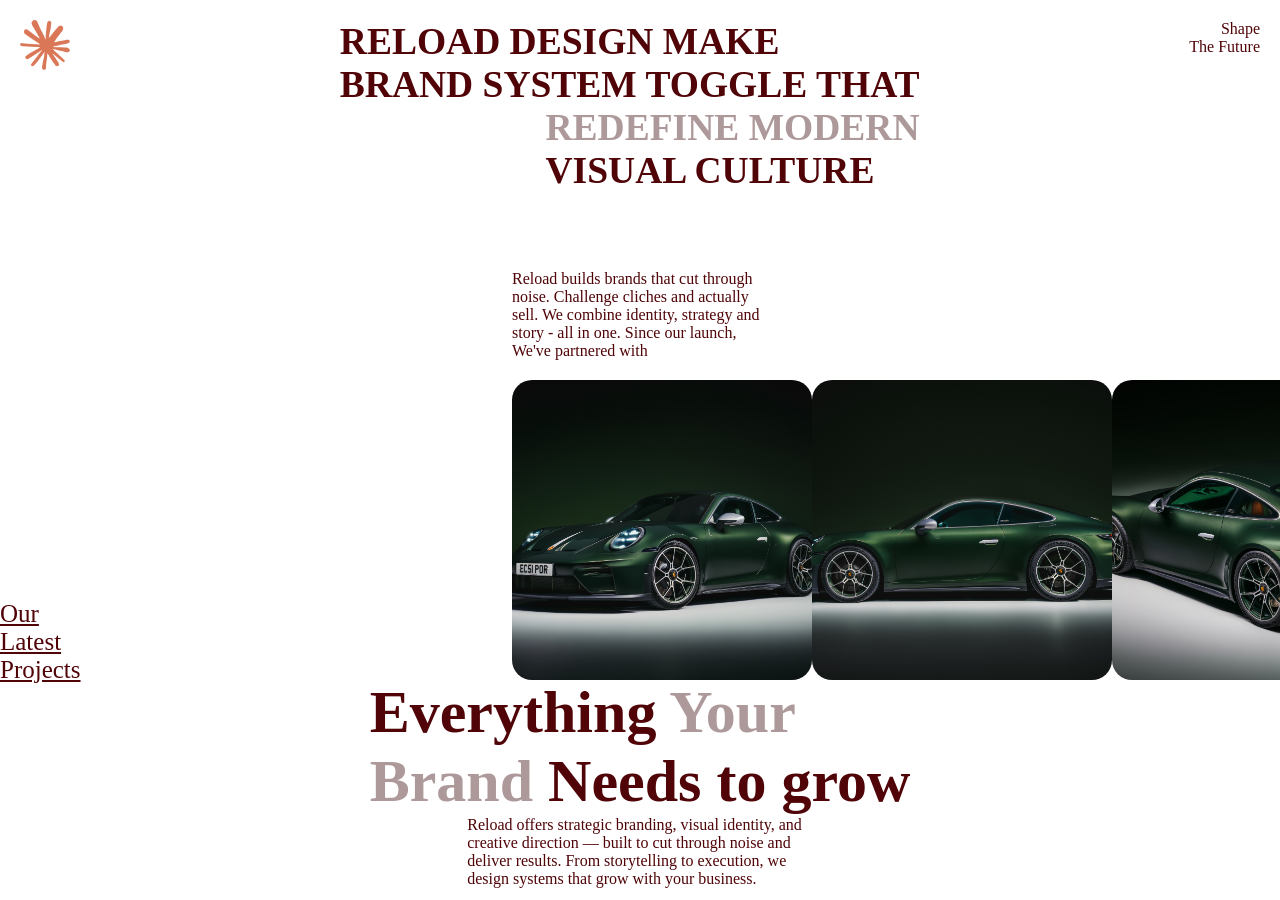
<file: UI/Shape/index.html>
<!DOCTYPE html>
<html lang="en">
<head>
    <meta charset="UTF-8">
    <meta name="viewport" content="width=device-width, initial-scale=1.0">
    <title>Shape the future</title>
    <link rel="stylesheet" href="style.css">
</head>
<body>
    <nav>
        <div class="logo">
            <img src="assets/claude-color.png" alt="Shape" height="50px">
        </div>
        <div class="line-txt">
            <div class="upper-txt">
                <h1>Reload Design Make</h1>
                <h1>Brand System <span>Toggle</span> That</h1>
            </div>
            <div class="lower-txt">
                <h1>Redefine Modern</h1>
                <h1>Visual Culture</h1>
            </div>
        </div>
        <div class="company-name">
            <p>Shape <br> The Future </p>
        </div>
    </nav>
    <main>
        <div class="small-para">
            <p>Reload builds brands that cut through noise. Challenge cliches and actually sell. We combine identity, strategy and story - all in one. Since our launch, We've partnered with</p>
        </div>
        <div class="main-content">
            <div class="menu">
                <p>Our</p>
                <p>Latest</p>
                <p>Projects</p>
            </div>
            <div class="image-collection">
                <img src="assets/porsche-911-gt3-earls-court-51-4t.jpg" alt="image1">
                <img src="assets/porsche-911-gt3-earls-court-51-edition-8k-wz.jpg" alt="image2">
                <img src="assets/porsche-911-gt3-earls-court-51-edition-pb.jpg" alt="image3">
            </div>
        </div>
    </main>
    <footer>
        <div class="upper-footer">
                <h1>Everything <span>Your</span></h1>
                <h1><span>Brand</span> Needs to grow</h1>
        </div>
        <div class="lower-footer">
            <p>
                Reload offers strategic branding, visual identity, and creative direction — built to cut through noise and deliver results. From storytelling to execution, we design systems that grow with your business.
            </p>
        </div>
    </footer>
</body>
</html>
</file>
<file: UI/Astro/style.css>
:root {
    --bg-main: #fcfaf8;
    --bg-frame: #d85b1a;
    --orange-primary: #d85b1a;
    --text-dark: #1a1a1a;
    --text-light: #5a5a5a;
    --border-light: #e8e2d9;
    --card-bg: #f4f0e6;
}

* {
    margin: 0;
    padding: 0;
    box-sizing: border-box;
}

body {
    font-family: 'Inter', sans-serif;
    background-color: var(--bg-frame);
    padding: 20px;
    min-height: 100vh;
    display: flex;
    justify-content: center;
    align-items: center;
}

.app-wrapper {
    background-color: var(--bg-main);
    width: 100%;
    max-width: 1600px;
    border-radius: 24px;
    padding: 40px;
    box-shadow: 0 10px 40px rgba(0,0,0,0.1);
}

/* ================= NAV ================= */
nav {
    display: flex;
    justify-content: space-between;
    align-items: center;
    margin-bottom: 40px;
}

.logo h1 {
    font-size: 28px;
    font-weight: 800;
    letter-spacing: -1px;
    color: var(--text-dark);
}

.logo span {
    color: var(--orange-primary);
}

.menu {
    display: flex;
    gap: 40px;
}

.menu a {
    text-decoration: none;
    color: var(--text-dark);
    font-size: 13px;
    font-weight: 600;
    letter-spacing: 0.5px;
}

.nav-icons {
    display: flex;
    gap: 24px;
    color: var(--text-dark);
}

.nav-icons svg {
    cursor: pointer;
}

/* ================= MAIN LAYOUT (FLEX) ================= */
main {
    display: flex;
    justify-content: space-between;
    gap: 40px;
    margin-bottom: 60px;
}

/* ================= LEFT: PRODUCT INFO ================= */
.product-info {
    flex: 0 0 300px; /* Fixed width of 300px */
}

.badge-new {
    color: var(--orange-primary);
    font-size: 14px;
    font-weight: 700;
    margin-bottom: 16px;
    letter-spacing: 1px;
}

.product-title {
    font-size: 56px;
    font-weight: 800;
    line-height: 1.1;
    color: var(--text-dark);
    margin-bottom: 16px;
    letter-spacing: -1px;
}

.product-title span {
    color: var(--orange-primary);
}

.product-price {
    font-size: 28px;
    font-weight: 700;
    color: var(--text-dark);
    margin-bottom: 40px;
}

.description-section {
    margin-bottom: 30px;
}

.description-section h3, .accordion-item h3, .action-group h3 {
    font-size: 13px;
    font-weight: 700;
    margin-bottom: 12px;
    color: var(--text-dark);
    letter-spacing: 0.5px;
}

.desc-text {
    font-size: 14px;
    line-height: 1.6;
    color: var(--text-light);
    margin-bottom: 16px;
}

.read-more {
    display: flex;
    align-items: center;
    gap: 4px;
    text-decoration: none;
    font-size: 12px;
    font-weight: 700;
    color: var(--text-dark);
}

.accordion-item {
    display: flex;
    justify-content: space-between;
    align-items: center;
    padding: 20px 0;
    border-top: 1px solid var(--border-light);
    cursor: pointer;
}

.accordion-item h3 {
    margin-bottom: 0;
}

/* ================= CENTER: SHOWCASE ================= */
.product-showcase {
    flex: 1; /* Takes up all remaining center space */
    display: flex;
    flex-direction: column;
    align-items: center;
    justify-content: center;
}

.main-image {
    width: 100%;
    max-width: 600px;
    object-fit: contain;
    margin-bottom: 40px;
    filter: drop-shadow(0 20px 30px rgba(0,0,0,0.15));
}

.feature-tags {
    display: flex;
    gap: 30px;
}

.tag {
    display: flex;
    align-items: center;
    gap: 8px;
    font-size: 11px;
    font-weight: 700;
    color: var(--text-light);
    letter-spacing: 0.5px;
}

/* ================= RIGHT: ACTIONS ================= */
.product-actions {
    flex: 0 0 300px; /* Fixed width of 300px */
    display: flex;
    flex-direction: column;
    padding-top: 100px;
}

.action-group {
    display: flex;
    flex-direction: column;
    align-items: center;
    margin-bottom: 24px;
}

.size-selector {
    display: flex;
    gap: 12px;
    margin-bottom: 12px;
}

.size-btn {
    width: 44px;
    height: 44px;
    border-radius: 50%;
    border: none;
    background-color: var(--card-bg);
    color: var(--text-dark);
    font-weight: 600;
    font-size: 14px;
    cursor: pointer;
    transition: 0.2s;
}

.size-btn.active, .size-btn:hover {
    background-color: var(--orange-primary);
    color: white;
}

.size-guide {
    display: flex;
    align-items: center;
    gap: 4px;
    text-decoration: none;
    font-size: 11px;
    font-weight: 700;
    color: var(--text-dark);
}

.divider {
    border: none;
    border-top: 1px solid var(--border-light);
    margin: 10px 0 30px 0;
}

/* FLEXBOX COLOR GRID */
.color-grid {
    display: flex;
    flex-wrap: wrap;
    gap: 20px;
    justify-content: space-between;
}

.color-option {
    flex: 0 0 calc(50% - 10px); /* Forces 2 columns accounting for the 20px gap */
    display: flex;
    flex-direction: column;
    align-items: center;
    gap: 10px;
    cursor: pointer;
}

.color-thumb {
    width: 80px;
    height: 90px;
    background-color: var(--card-bg);
    border-radius: 12px;
    display: flex;
    justify-content: center;
    align-items: center;
    border: 2px solid transparent;
    transition: 0.2s;
}

.color-thumb img {
    height: 80%;
    object-fit: contain;
}

.color-option.active .color-thumb {
    border-color: var(--orange-primary);
}

.color-option p {
    font-size: 11px;
    font-weight: 700;
    color: var(--text-dark);
}

.action-buttons {
    display: flex;
    flex-direction: column;
    gap: 16px;
    margin-top: 20px;
}

.btn-wishlist, .btn-cart {
    width: 100%;
    padding: 16px;
    border-radius: 30px;
    font-size: 13px;
    font-weight: 700;
    display: flex;
    justify-content: center;
    align-items: center;
    gap: 10px;
    cursor: pointer;
    transition: 0.2s;
}

.btn-wishlist {
    background: transparent;
    border: 1px solid var(--border-light);
    color: var(--text-dark);
}

.btn-cart {
    background: var(--orange-primary);
    border: 1px solid var(--orange-primary);
    color: white;
}

.btn-wishlist:hover { border-color: var(--text-dark); }
.btn-cart:hover { background: #bf4d12; }

/* ================= BOTTOM DETAILS (FLEX) ================= */
.bottom-details {
    background-color: #f7f4ee;
    border-radius: 20px;
    padding: 30px;
    margin-top: 20px;
}

.detail-cards {
    display: flex;
    gap: 20px;
    margin-bottom: 40px;
}

.card {
    flex: 1; /* Allows the 4 cards to evenly distribute the width */
    display: flex;
    background-color: var(--bg-main);
    border-radius: 16px;
    overflow: hidden;
}

.card-img {
    width: 40%;
    background-color: #e4e0d8;
}

.card-text {
    padding: 16px;
    width: 60%;
    display: flex;
    flex-direction: column;
    justify-content: center;
}

.card-text h4 {
    font-size: 12px;
    margin-bottom: 8px;
    color: var(--text-dark);
}

.card-text p {
    font-size: 11px;
    color: var(--text-light);
    line-height: 1.4;
}

.spec-icons {
    display: flex;
    justify-content: space-between;
    padding-top: 30px;
    border-top: 1px solid var(--border-light);
}

.spec {
    display: flex;
    align-items: center;
    gap: 12px;
    flex: 1; /* Ensures equal spacing between specs */
}

.spec-icon {
    font-size: 24px;
}

.spec-info h4 {
    font-size: 11px;
    color: var(--text-dark);
    margin-bottom: 4px;
}

.spec-info p {
    font-size: 11px;
    color: var(--text-light);
}
</file>
<file: UI/Aurora/style.css>
* {
    margin: 0;
    padding: 0;
    box-sizing: border-box;
}

body {
    background-color: #091119;
    color: #ffffff;
    font-family: 'Inter', sans-serif;
    display: flex;
    justify-content: center;
    padding: 24px;
}

.wrapper {
    width: 100%;
    max-width: 1500px;
    display: flex;
    flex-direction: column;
    gap: 20px;
}

nav {
    display: flex;
    justify-content: space-between;
    align-items: center;
}

.nav-left .drop-text {
    color: #728a9f;
    font-size: 13px;
    font-weight: 600;
    letter-spacing: 1px;
    margin-bottom: 2px;
}

.nav-left h1 {
    font-family: 'Bebas Neue', sans-serif;
    font-size: 90px;
    line-height: 0.85;
    letter-spacing: 1px;
}

.nav-links {
    display: flex;
    gap: 80px;
    margin-right: auto;
    margin-left: 80px;
}

.col {
    display: flex;
    flex-direction: column;
    gap: 8px;
    font-size: 12px;
    font-weight: 500;
    letter-spacing: 0.5px;
}

.light-text {
    color: #9ab2c8;
}

.gray-text {
    color: #728a9f;
}

.filter {
    background: transparent;
    border: 1px solid #203144;
    color: #ffffff;
    padding: 12px 24px;
    border-radius: 8px;
    font-size: 12px;
    font-weight: 500;
    letter-spacing: 1px;
    cursor: pointer;
    display: flex;
    align-items: center;
    gap: 10px;
}

main {
    display: flex;
    flex-direction: column;
    gap: 16px;
}

.row {
    display: flex;
    gap: 16px;
    height: 480px;
}

.card {
    border-radius: 12px;
    background-color: #172433;
    overflow: hidden;
}

.small {
    width: calc((100% - 64px) / 5);
    display: flex;
    flex-direction: column;
}

.large {
    width: calc(((100% - 64px) / 5) * 2 + 16px);
    position: relative;
}

.large img {
    width: 100%;
    height: 100%;
    object-fit: cover;
    object-position: center;
}

.overlay {
    position: absolute;
    top: 0;
    left: 0;
    width: 100%;
    height: 100%;
    display: flex;
    flex-direction: column;
    justify-content: center;
    padding-left: 55%;
    background: linear-gradient(90deg, transparent 20%, rgba(9, 17, 25, 0.7) 100%);
}

.overlay h2 {
    font-family: 'Bebas Neue', sans-serif;
    font-size: 72px;
    letter-spacing: 2px;
    line-height: 1;
    margin-bottom: 24px;
}

.cart-btn-area {
    display: flex;
    align-items: center;
    gap: 16px;
}

.cart-btn-area button {
    width: 48px;
    height: 48px;
    border-radius: 50%;
    background: transparent;
    border: 1px solid rgba(255, 255, 255, 0.3);
    color: white;
    font-size: 16px;
    cursor: pointer;
    display: flex;
    justify-content: center;
    align-items: center;
}

.price-text {
    display: flex;
    flex-direction: column;
    gap: 4px;
}

.price-text span {
    font-size: 11px;
    color: #728a9f;
    font-weight: 600;
}

.price-text strong {
    font-size: 20px;
    font-weight: 600;
}

.img-wrap {
    height: 65%;
    width: 100%;
    background-color: #92a7bd;
}

.img-wrap img {
    width: 100%;
    height: 100%;
    object-fit: cover;
    object-position: center top;
}

.details {
    height: 35%;
    padding: 20px;
    display: flex;
    flex-direction: column;
    justify-content: space-between;
}

.details h3 {
    font-size: 14px;
    font-weight: 600;
}

.details .sub {
    font-size: 11px;
    color: #728a9f;
    margin-top: 4px;
}

.colors {
    display: flex;
    gap: 16px;
}

.colors span {
    display: flex;
    align-items: center;
    gap: 8px;
    font-size: 11px;
    font-weight: 600;
    color: #9ab2c8;
}

.dot {
    width: 12px;
    height: 12px;
    border-radius: 50%;
    display: inline-block;
}

.white { background: #fff; }
.blue { background: #3b618b; }
.silver { background: #d8d8d8; }
.black { background: #000; border: 1px solid #333; }
.grey { background: #929292; }
.blue-gloss { background: #4a77a1; }
.navy { background: #121f2e; border: 1px solid #2a3d52; }

.price {
    font-size: 13px;
    color: #728a9f;
    font-weight: 500;
}

footer {
    display: flex;
    flex-direction: column;
    gap: 24px;
    margin-top: 8px;
}

.badges {
    display: flex;
    justify-content: space-between;
    align-items: center;
    border: 1px solid #203144;
    border-radius: 12px;
    padding: 28px 48px;
}

.badge {
    display: flex;
    align-items: center;
    gap: 20px;
}

.badge i {
    font-size: 32px;
    color: #fff;
}

.badge h4 {
    font-size: 12px;
    margin-bottom: 6px;
    font-weight: 600;
}

.badge p {
    font-size: 11px;
    color: #728a9f;
    line-height: 1.5;
}

.line {
    width: 1px;
    height: 40px;
    background-color: #203144;
}

.bottom {
    display: flex;
    justify-content: space-between;
    align-items: center;
    padding-bottom: 20px;
}

.brand {
    display: flex;
    align-items: center;
    gap: 16px;
}

.logo {
    width: 44px;
    height: 44px;
    border-radius: 8px;
    background-color: rgba(255, 255, 255, 0.03);
    display: flex;
    justify-content: center;
    align-items: center;
    border: 1px solid #203144;
}

.brand p {
    font-size: 11px;
    color: #728a9f;
    line-height: 1.6;
}

.links {
    display: flex;
    gap: 40px;
}

.links a {
    color: #9ab2c8;
    text-decoration: none;
    font-size: 11px;
    font-weight: 500;
    letter-spacing: 1px;
}

.socials {
    display: flex;
    align-items: center;
    gap: 20px;
}

.socials p {
    font-size: 11px;
    font-weight: 500;
    color: #9ab2c8;
}

.socials a {
    color: #fff;
    font-size: 18px;
    text-decoration: none;
}
</file>
<file: UI/Gunaforycter/style.css>
* {
    margin: 0;
    padding: 0;
    box-sizing: border-box;
    list-style: none;
    text-decoration: none;
    color: white;
}

html, body {
    height: 100%;
    width: 100%;
    background-color: #0c0a0b;
}

nav{
    display: flex;
    flex-direction: column;
    justify-content: center;
    align-items: center;
}

nav .logo h1{
    font-size: 50px;
}

main{
    height: 75%;
    display: flex;
    flex-direction: column;
    justify-content: center;
    align-items: center;
}

main .drink-collection{
    height: 50%;
    width: 95%;
    display: flex;
    justify-content: space-between;
    align-items: center;
}

.drink-collection .box{
    width: 25%;
    display: flex;
    flex-direction: column;
    justify-content: center;
    align-items: center;
    border: 2px solid white;
    border-radius: 25px;
    width: 15%;
    /* background-color: rgba(255, 255, 255, 0.1); */
    background-color: #eb89272b;
}

.box .image{
    margin-top: 10px;
}

.box .name{
    margin-top: 10px;
}

.box .description{
    margin-top: 10px;
}

.box hr{
    margin-top: 10px;
    width: 20%;
    border-color: #eb8827;
}

.box .price{
    margin-top: 10px;
}

.price h2{
    color: #eb8827;
}

main .special{
    height: 50%;
    width: 95%;
    margin-top: 30px;
    background-color: rgba(255, 255, 255, 0.1);
    border: 2px solid white;
    border-radius: 25px;
    display: flex;
    justify-content: center;
    align-items: center;
    gap: 20px;
}

.sizzling img{
    border-radius: 25px;
}

.text{
    height: 100%;
    display: flex;
    flex-direction: column;
    justify-content: center;
}

.chef{
    color: #eb8827;
}

.graphic img{
    border-radius: 25px;
}

.sizzling-name{
    margin-top: 10px;
}

.short-info{
    margin-top: 5px;
}

.info{
    margin-top: 10px;
}

.btn{
    margin-top: 10px;
}

.btn button{
    height: 40px;
    width: 150px;
    border: 2px solid #eb8827;
    border-radius: 15px;
    background-color: transparent;
    color: white;
}

main hr{
    width: 100%;
    border-color: #eb8827;
    margin-top: 20px;
}

footer{
    display: flex;
    justify-content: space-between;
    align-items: center;
    height: 9%;
    margin: 25px 20px;
}

.menu nav ul{
    display: flex;
    flex-direction: column;
    gap: 50px;
    align-items: center;
}
</file>
<file: UI/Insect/style.css>
* {
    margin: 0;
    padding: 0;
    box-sizing: border-box;
}

html, body {
    height: 100%;
    width: 100%;
}

body{
    background: linear-gradient(90deg, white 50%, red 50%);
}

header{
    display: flex;
    justify-content: space-between;
    align-items: center;
    background-color: blue;
}
</file>
<file: UI/Loome/style.css>
@import url("https://fonts.googleapis.com/css2?family=Playfair+Display:ital,wght@0,400..900;1,400..900&display=swap");

* {
    margin: 0;
    padding: 0;
    box-sizing: border-box;
    font-family: Playfair Display;
    text-decoration: none;
    list-style: none;
    color: black;
    overflow: hidden;
}

html,
body {
    height: 100%;
    width: 100%;
}

nav {
    position: relative;
    height: 10vh;
    margin: 10px;
    padding: 10px;
}

nav .home {
    position: absolute;
    top: 50%;
    left: 2%;
    transform: translateY(-50%);
}

nav .menu {
    position: absolute;
    top: 50%;
    left: 50%;
    transform: translate(-50%, -50%);
}

.menu ul {
    display: flex;
    gap: 50px;
}

nav .icon {
    position: absolute;
    display: flex;
    gap: 20px;
    top: 50%;
    right: 2%;
    transform: translateY(-50%);
}

.icon .box svg {
    height: 30px;
}

main{
    position: relative;
    height: 100%;
}

.left{
    position: absolute;
    height: 100%;
    width: 30%;
    margin: 10px 10px;
    padding: 10px;
}

.first{
    position: relative;
    width: 100%;
}
.first .leaf-icon{
    position: absolute;
    height: 20px;
    width: 20px;
    background-color: red;
    border: 2px solid transparent;
    border-radius: 50%;
}

.first .text{
    position: relative;
    left: 8%;
}

.text p{
    font-size: 17px;
    opacity: 0.6;
}

.sec{
    position: relative;
    width: 100%;
}

.sec .heading{
    width: 70%;
}

.heading h1{
    font-size: 80px;
}

.third{
    position: relative;
}

.third hr{
    width: 70px;
    border: 1.5px solid black;
}

.fourth{
    position: relative;
    margin-top: 10px;
    width: 100%;
    margin-top: 30px;
}

.fourth .para{
    width: 90%;
    opacity: 0.6;
}

.fifth{
    position: relative;
    margin-top: 15px;
    display: flex;
    gap: 20px;
    margin-top: 30px;
}

.fifth .colors{
    display: flex;
    gap: 5px;
}

.colors :nth-child(1){
    height: 20px;
    width: 20px;
    border: 2px solid transparent;
    border-radius: 50%;
    background-color: #7b816a
;
}
.colors :nth-child(2){
    height: 20px;
    width: 20px;
    border: 2px solid transparent;
    border-radius: 50%;
    background-color: #e4dcd3;
}
.colors :nth-child(3){
    height: 20px;
    width: 20px;
    border: 2px solid transparent;
    border-radius: 50%;
    background-color: #e1a8a7;
}

.sixth{
    position: relative;
    margin-top: 20px;
    margin-top: 30px;
}

.detail{
    margin-bottom: 5px;
}

.small-para{
    width: 70%;
}

.small-para p{
    font-size: 13px;
    opacity: 0.6;
}

.seventh{
    margin-top: 20px;
    display: flex;
    gap: 10px;
    margin-top: 30px;
}

.seventh hr{
    height: 100px;
}

.seventh .oc-icon .circle{
    height: 60px;
    width: 60px;
}

.center{
    position: absolute;
    left: 30%;
    height: 100%;
    width: 55%;
}

.center .center-name{
    position: absolute;
    top: 60%;
    left: 10%;
    transform: translateY(-50%) rotate(-90deg);
    transform-origin: left center;
}

.naam p{
    font-size: 30px;
}

.center-img{
    position: absolute;
    left: 13%;
}

.big-image img{
    border-radius: 20px;
}

.price{
    position: absolute;
    top: 5%;
    left: 5%;
    background-color: rgba(255, 255, 255, 0.6);
    height: 30px;
    width: 120px;
    border: 2px solid rgba(0, 0, 0, 0.5);
    border-radius: 20px;
    padding: 20px;
    display: flex;
    justify-content: center;
    align-items: center;
}

.price p{
    font-size: 20px;
}

.rating{
    position: absolute;
    top: 5%;
    right: 5%;
    background-color: rgba(255, 255, 255, 0.6);
    height: 50px;
    width: 160px;
    border-radius: 20px;
    padding: 20px;
    display: flex;
    justify-content: center;
    align-items: center;
}

.rating p span{
    font-size: 10px;
}

.add-cart{
    position: absolute;
    bottom: 5%;
    right: 3%;
    height: 150px;
    width: 150px;
    border-radius: 50%;
    background-color: #5f654e;
    display: flex;
    justify-content: center;
    align-items: center;
}

.add-cart p{
    font-size: 15px;
}

.bottom-box{
    position: absolute;
    left: 13%;
    bottom: 12%;
    height: 12%;
    width: 70%;
    display: flex;
    justify-content: space-between;
    align-items: center;
}

.bottom-box hr{
    transform: rotate(90deg);
    width: 50px;
    border: 1px solid rgba(0, 0, 0, 0.122);
}

.right{
    position: absolute;
    top: 0;
    right: 10%;
}

.right .collect{
    display: flex;
    flex-direction: column;
    gap: 20px;
}

.collect img{
    border-radius: 15px;
}
</file>
<file: UI/Pokemon Card/style.css>
* {
    margin: 0;
    padding: 0;
    box-sizing: border-box;
}

html, body {
    height: 100%;
    width: 100%;
}

body{
    padding: 20px;
    background-color: rgba(0, 0, 0, 0.103);
}

main{
    position: relative;
    height: 100%;
    border: 2px solid transparent;
    border-radius: 20px;
    background-color: white;
}

.nav{
    position: relative;
    height: 8%;
    margin-top: 10px;
}

.nav .menu{
    position: absolute;
    top: 25%;
    left: 2%;
    height: 50%;
    width: 3.5%;
}

.box{
    height: 100%;
    width: 60%;
    background-color: rgba(0, 0, 0, 0.092);
    text-align: center;
    border: 2px solid transparent;
    border-radius: 6px;
}

.box i{
    margin-top: 4px;
    font-size: 20px;
}


.nav .logo{
    position: absolute;
    left: 40%;
    height: 100%;
    width: 15%;
}

.image{
    height: 100%;
}

.image img{
    height: 80px;
}

.nav .dark{
    position: absolute;
    top: 25%;
    right: 2%;
    height: 50%;
    width: 3.5%;
}

.sec-nav{
    position: relative;
    height: 8%;
    width: 100%;
    top: 5%;
}

.sec-nav .search{
    position: absolute;
    left: 2%;
    height: 100%;
    width: 35%;
}

.inp{
    position: relative;
    margin: 10px;
    height: 100%;
}

.inp input{
    height: 60%;
    width: 60%;
    border: 2px solid transparent;
    border-radius: 24px;
    background-color: rgba(0, 0, 0, 0.166);
}

.inp input::placeholder{
    position: absolute;
    left: 12%;
}

.search-icon{
    position: relative;
    bottom: 100%;
    top: -102%;
    left: 4%;
}

.search-icon i{
    font-size: 20px;
}

.sec-nav .filter-sec{
    position: absolute;
    right: 2%;
    height: 100%;
    width: 30%;
}

.filter{
    position: absolute;
    left: 5%;
    top: 14%;
    height: 70%;
    width: 50%;
    border: 2px solid transparent;
    border-radius: 20px;
    background-color: rgba(0, 0, 0, 0.147);
}

.filter .txt{
    position: relative;
    top: 25%;
    left: 10%;
}

.filter-icon{
    position: relative;
    left: 80%;
    bottom: 21%;
}

.filter-icon{
    font-size: 22px;
}

.sort{
    position: relative;
    top: 22%;
}

.sort .sort-icon{
    position: absolute;
    left: 65%;
    background-color: rgba(0, 0, 0, 0.092);
    text-align: center;
    border: 2px solid transparent;
    border-radius: 6px;
}

.sort-icon i{
    padding: 6px;
    font-size: 20px;
}
.card{
    position: relative;
    top: 10%;
    right: 2%;
    height: 50%;
    display: flex;
    flex-wrap: wrap;
    gap: 68px;
}

.card-1{
    position: relative;
    left: 5%;
    border: 2px solid rgba(0, 0, 0, 0.2);
    border-radius: 15px;
    height: 100%;
    width: 20%;
}

.card-1 .card-num{
    position: absolute;
    top: 2%;
    left: 5%;
}

.card-1 .type-logo{
    position: absolute;
    top: 8%;
    left: 5%;
}

.card-1 .pokemon{
    position: absolute;
    top: 10%;
    left: 5%;
}

.card-1 .fav{
    position: absolute;
    top: 2%;
    right: 5%;
}

.card-1 .pokemon-name{
    position: absolute;
    bottom: 9%;
    left: 5%;
}

.pokemon-name p{
    font-size: 17px;
}

.card-1 .type-name{
    position: absolute;
    bottom: 2%;
    left: 5%;
    height: 7%;
    width: 25%;
    border: 2px solid transparent;
    border-radius: 10px;
}

.type-name .type{
    margin-top: 5%;
    margin-left: 5%;
}

.type-name .type-icon{
    position: absolute;
    bottom: 20%;
    right: 8%;
}

.card-1 .next{
    position: absolute;
    bottom: 5%;
    right: 5%;
}



.footer{
    position: absolute;
    bottom: 10%;
    left: 15%;
    height: 10%;
    width: 70%;
    display: flex;
gap: 70px;
}

.footbox{
    position: relative;
    width: 20%;
    height: 100%;
}

.box-icon{
    position: relative;
    height: 50%;
    width: 20%;
    top: 0;
    left: 0;
    transform: translate(50%, 50%);
}

.footbox .title{
    position: absolute;
    top: 15%;
    left: 40%;
}

.footbox .para{
    position: absolute;
    top: 42%;
    left: 40%;
}

.sec-footer{
    position: absolute;
    height: 10%;
    width: 20%;
    bottom: -2%;
    left: 40%;
    opacity: 0.6;
}

.svg{
    position: relative;
    left: 25%;
}

.svg-txt p{
    font-size: 14px;
}
</file>
<file: UI/Pokemon/style.css>
* {
    margin: 0;
    padding: 0;
    box-sizing: border-box;
}

html, body {
    height: 100%;
    width: 100%;
}

body {
    background: linear-gradient(90deg, #ffcc00 60%, #f5e8c7 40%);
}

.head {
    position: relative;
    width: 100%;
    height: 10vh;
    padding: 0 20px; 
}

.logo {
    position: absolute;
    left: 20px; 
    top: 50%;
    transform: translateY(-50%);
}

.burger-menu {
    position: absolute;
    right: 20px; 
    top: 50%;
    transform: translateY(-50%);
    font-size: 30px; 
    font-weight: bold;
    cursor: pointer;
}


.main{
    position: absolute;
    height: 70vh;
    width: 30vw;
}

.text{
    position: absolute;
    top: 25%;
    left: 20%;
}

.gen h3{
    letter-spacing: 7px;
    padding: 10px;
}

.name h1{
    font-size: 125px;
    padding: 5px;
}

.para{
    width: 80%;
    padding: 5px;
}

.para p{
    line-height: 25px;
}

.num{
    margin: 10px;
}
    
.image{
    position: relative;
    height: 90vh;
}

.image img{
    position: absolute;
    top: 45%;
    left: 64.6%;
    transform: translate(-50%, -50%);
    height: 70vh;
    filter:contrast(2)
}

.circle{
    position: absolute;
    top: 55%;
    right: 5%;
    transform: translateY(-50%);
    display: flex;
    flex-direction: column;
    gap: 10px;
}

.circle div{
    height: 12px;
    width: 12px;
    border-radius: 50%;
    background-color: yellow;
    border: 2px solid transparent;
}

.circle div:first-child{
    height: 15px;
    width: 15px;
    background-color: black;
}
</file>
<file: UI/ScaleX/style.css>
* {
    margin: 0;
    padding: 0;
    box-sizing: border-box;
}

html, body {
    height: 100%;
    width: 100%;
    background-color: black;
    color: whitesmoke;
}

nav{
    display: flex;
    justify-content: space-between;
    align-items: center;
    padding: 10px;
}

.menu{
    display: flex;
    justify-content: center;
    align-items: center;
    gap: 90px;
}

.btn button{
    height: 40px;
    width: 120px;
    margin: 15px;
    padding: 5px;
    background-color: #151515;
    color: white;
    border: 1px solid transparent;
    font-size: 17px;
}

main{
    display: flex;
    flex-direction: column;
    justify-content: center;
    align-items: center;
    gap: 50px;
}

.heading h1{
    font-size: 200px;
}

.capsule{
    display: flex;
    gap: 30px;
}

.capsule button{
    /* height: 30px; */
    width: 100px;
    border: 2px solid transparent;
    border-radius: 20px;
    padding: 10px;
    color: white;
    background-color: #151515;
    font-weight: 600;
}

.capsule button:first-child{
    background-color: #fc470b;
    width: 70px;
}

.image-collection{
    height: 100%;
    width: 95%;
    display: flex;
    gap: 30px;
    justify-content: center;
    align-items: center;
}

.box{
    border: 4px solid transparent;
    background-color: #111;
    border-radius: 15px;
}

.image img{
    border-radius: 15px;
    width: 100%;
    height: 220px;
    object-fit: cover;
}

.info button{
    margin: 10px;
    padding: 5px;
    width: max-content;
    background-color: #541b0a;
    color: white;
    border: 2px solid transparent;
    border-radius: 50px;
}

.intro{
    width: 300px;
    margin: 10px;
    padding: 5px;
}

.date{
    margin: 10px;
    padding: 5px;
}
</file>
<file: UI/Shape/style.css>
* {
    margin: 0;
    padding: 0;
    box-sizing: border-box;
    color: #500407;

}

html, body {
    height: 100%;
    width: 100%;
}

nav{
    height: 30%;
    width: 100%;
    display: flex;
    justify-content: space-between;
    padding: 20px;
}

.line-txt{
    font-size: 25px;
    text-transform: uppercase;
    display: flex;
    flex-direction: column;
    align-items: flex-end;
}

.line-txt .lower-txt{
    display: flex;
    flex-direction: column;
}

.lower-txt :first-child{
    color: #ad999a;
}

.company-name{
    text-align: right;
}

main{
    height: 45%;
    width: 100%;
    display: flex;
    flex-direction: column;
    align-items: center;
}

main .small-para{
    width: 20%;
    /* margin-left: 110px; */
}

main .main-content{
    width: 100%;
    height: 50%;
    display: flex;
    justify-content: space-between;
    gap: 40px;
    margin-top: 20px;
}

.menu{
    height: 150%;
    display: flex;
    flex-direction: column;
    justify-content: flex-end;
}

.menu p{
    font-size: 25px;
    text-decoration: underline;
}

.image-collection{
    width: 60%;
    display: flex;
    justify-content: space-between;
}

.image-collection img{
    width: 300px;
    height: 300px;
    border-radius: 20px;
    object-fit: cover;
}

footer{
    height: 24%;
    display: flex;
    flex-direction: column;
    justify-content: center;
    align-items: center;
}

footer .upper-footer{
    font-size: 30px;
}

.upper-footer span{
    color: #ad999a;
}

.lower-footer{
    width: 27%;
}
</file>
